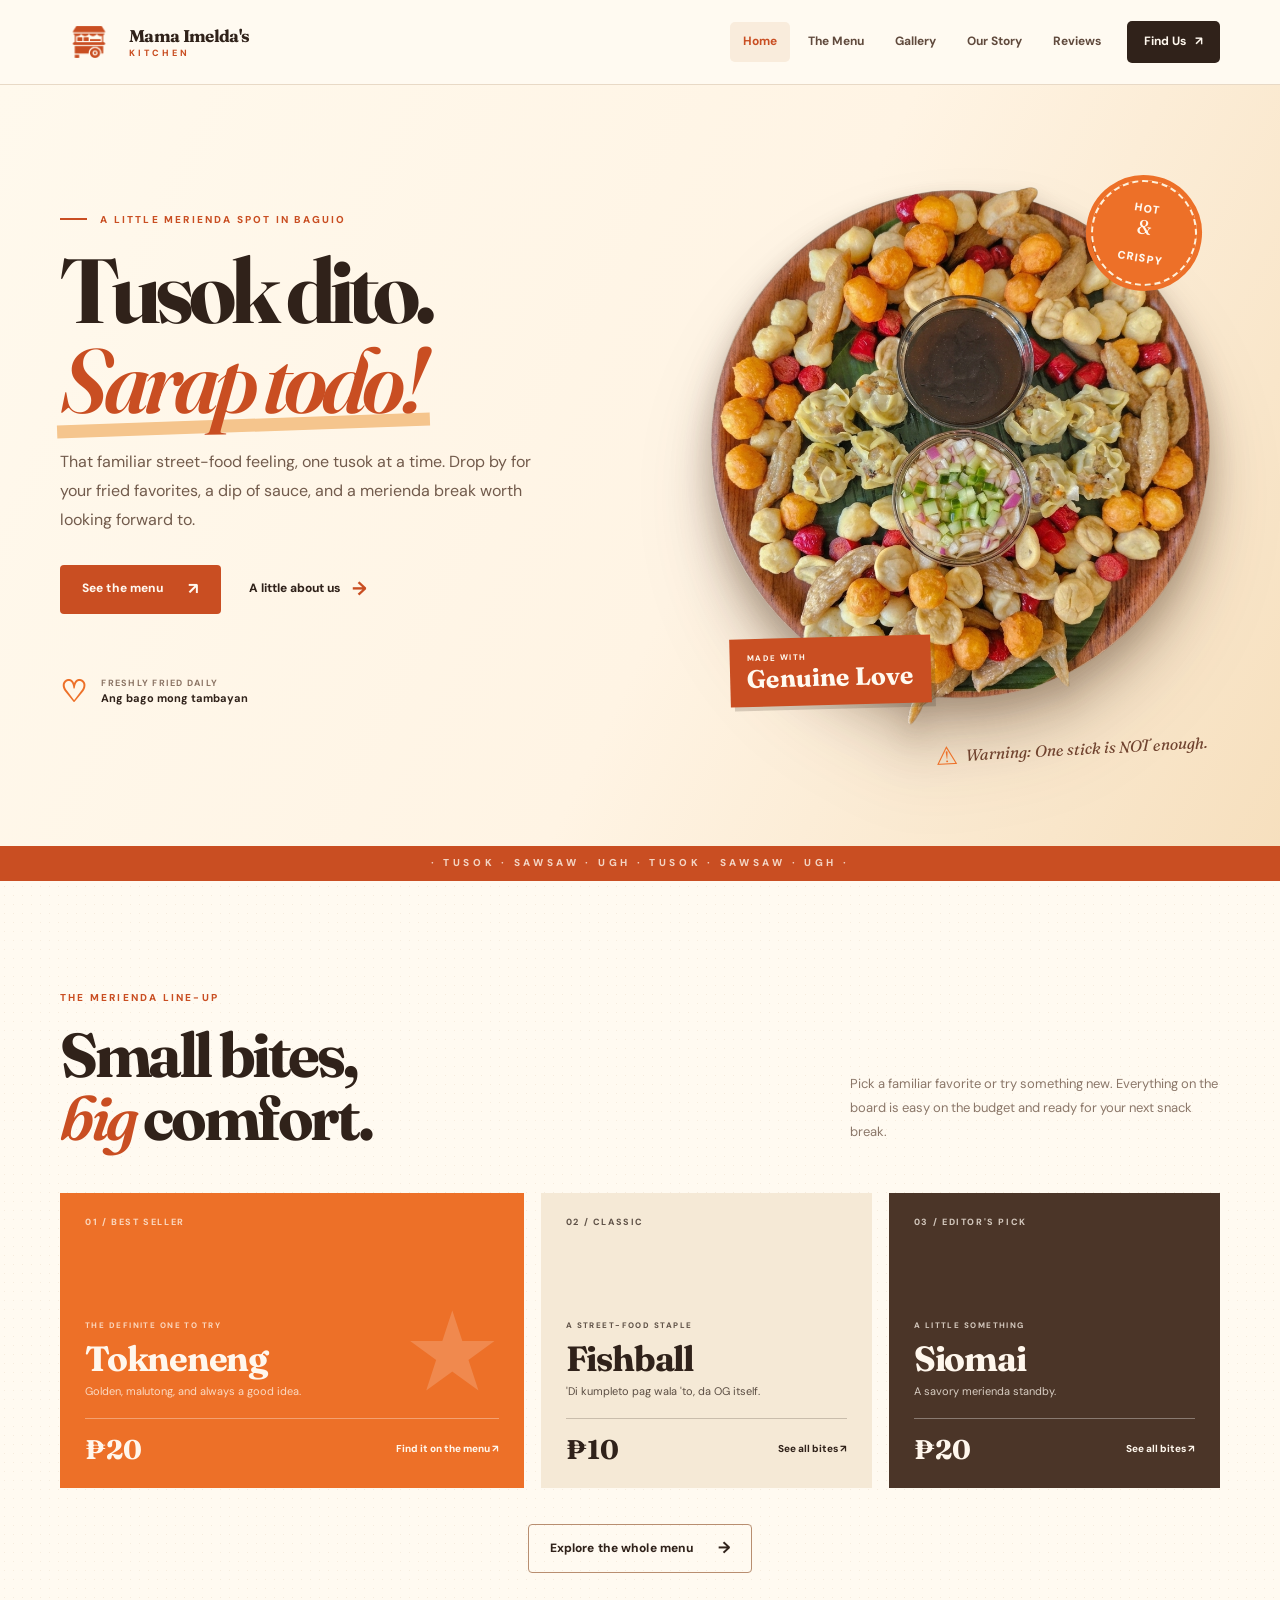
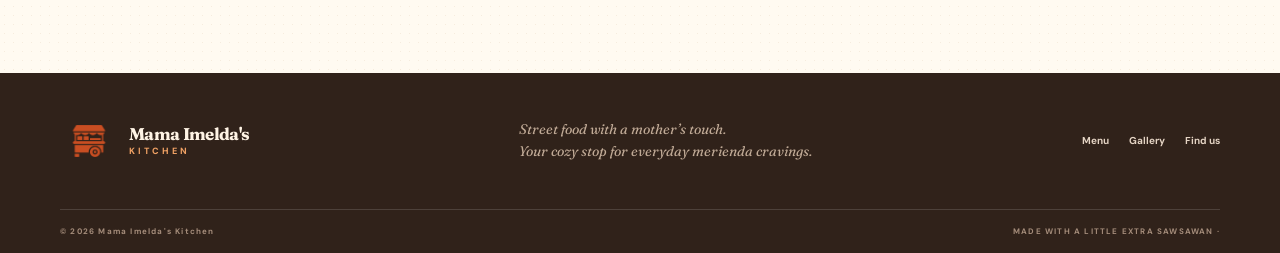
<file: index.html>
<!doctype html>
<html lang="en">
  <head>
    <meta charset="utf-8">
    <meta name="viewport" content="width=device-width, initial-scale=1">
    <meta name="description" content="Mama Imelda's Kitchen serves affordable Filipino merienda favorites in Happy Homes, Old Lucban, Baguio City. Try our best-selling tokneneng.">
    <meta name="theme-color" content="#ef6f27">
    <title>Mama Imelda's Kitchen</title>
    <link rel="icon" type="image/png" href="assets/images/mama-imelda-logo.png">
    <link rel="preconnect" href="https://fonts.googleapis.com">
    <link rel="preconnect" href="https://fonts.gstatic.com" crossorigin>
    <link href="https://fonts.googleapis.com/css2?family=DM+Sans:wght@400;500;600;700;800&family=Fraunces:opsz,wght@9..144,600;9..144,700;9..144,800&display=swap" rel="stylesheet">
    <link rel="stylesheet" href="assets/css/styles.css">
  </head>
  <body data-page="home">
    <header class="site-header">
      <div class="container header-inner">
        <a class="brand" href="index.html" aria-label="Mama Imelda's Kitchen home">
          <img
            class="brand-logo"
            src="assets/images/mama-imelda-logo.png"
            alt="Mama Imelda's Kitchen food cart logo"
          >
          <span class="brand-wordmark">
            Mama Imelda's <small>KITCHEN</small>
          </span>
        </a>

        <button class="nav-toggle" type="button" aria-label="Open navigation" aria-expanded="false" aria-controls="primary-nav">
          <span></span>
          <span></span>
          <span></span>
        </button>

        <nav class="primary-nav" id="primary-nav" aria-label="Main navigation">
          <a class="active" href="index.html" aria-current="page">Home</a>
          <a href="menu.html">The Menu</a>
          <a href="gallery.html">Gallery</a>
          <a href="about.html">Our Story</a>
          <a href="reviews.html">Reviews</a>
          <a class="nav-contact" href="contact.html">Find Us <span>↗</span></a>
        </nav>
      </div>
    </header>

    <main id="main">
      <section class="home-hero section-pad">
        <div class="container hero-grid">
          <div class="hero-copy">
            <p class="eyebrow">
              <span class="eyebrow-line"></span>
              A LITTLE MERIENDA SPOT IN BAGUIO
            </p>
            <h1>Tusok dito.<br><em>Sarap todo!</em></h1>
            <p class="hero-intro">
              That familiar street-food feeling, one tusok at a time.
              Drop by for your fried favorites, a dip of sauce, and a
              merienda break worth looking forward to.
            </p>
            <div class="hero-actions">
              <a class="button button-primary" href="menu.html">
                See the menu <span>↗</span>
              </a>
              <a class="text-link" href="about.html">
                A little about us <span>→</span>
              </a>
            </div>

            <div class="hero-footnote">
              <span class="mini-heart">♡</span>
              <span>
                FRESHLY FRIED DAILY
                <br>
                <strong>Ang bago mong tambayan</strong>
              </span>
            </div>
          </div>

          <div class="hero-art-wrap">
            <div class="hero-art-sticker">
              HOT<br><span>&</span><br>CRISPY
            </div>

            <figure class="photo-frame hero-photo">
              <img
                src="assets/images/streetfood-bowl.png"
                alt="A generous platter of Filipino street food including golden tokneneng, fishballs, chickenballs, kikiam, and dipping sauces."
              >

              <figcaption>
                <span>MADE WITH</span>
                <strong>Genuine Love</strong>
              </figcaption>
            </figure>

            <div class="hero-caption">
              <span class="caption-doodle">⚠</span>
              Warning: One stick is NOT enough.
            </div>
          </div>
        </div>

        <div class="hero-bottom-mark" aria-hidden="true">
          · TUSOK · SAWSAW · UGH · TUSOK · SAWSAW · UGH ·
        </div>
      </section>

      <section class="quick-menu section-pad">
        <div class="container">
          <div class="section-heading split-heading">
            <div>
              <p class="eyebrow">THE MERIENDA LINE-UP</p>
              <h2>Small bites,<br><em>big</em> comfort.</h2>
            </div>

            <p>
              Pick a familiar favorite or try something new.
              Everything on the board is easy on the budget and
              ready for your next snack break.
            </p>
          </div>

          <div class="featured-menu-grid">
            <article class="featured-item featured-item-main">
              <div class="featured-number">01 / BEST SELLER</div>

              <div class="featured-item-content">
                <span class="item-kicker">THE DEFINITE ONE TO TRY</span>
                <h3>Tokneneng</h3>
                <p>Golden, malutong, and always a good idea.</p>

                <div class="featured-bottom">
                  <strong>₱20</strong>
                  <a href="menu.html" aria-label="See tokneneng on the menu">
                    Find it on the menu ↗
                  </a>
                </div>
              </div>

              <span class="item-spark" aria-hidden="true">★</span>
            </article>

            <article class="featured-item featured-item-light">
              <div class="featured-number">02 / CLASSIC</div>

              <div class="featured-item-content">
                <span class="item-kicker">A STREET-FOOD STAPLE</span>
                <h3>Fishball</h3>
                <p>'Di kumpleto pag wala 'to, da OG itself.</p>

                <div class="featured-bottom">
                  <strong>₱10</strong>
                  <a href="menu.html">See all bites ↗</a>
                </div>
              </div>
            </article>

            <article class="featured-item featured-item-dark">
              <div class="featured-number">03 / EDITOR'S PICK</div>

              <div class="featured-item-content">
                <span class="item-kicker">A LITTLE SOMETHING</span>
                <h3>Siomai</h3>
                <p>A savory merienda standby.</p>

                <div class="featured-bottom">
                  <strong>₱20</strong>
                  <a href="menu.html">See all bites ↗</a>
                </div>
              </div>
            </article>
          </div>

          <div class="center-cta">
            <a class="button button-outline" href="menu.html">
              Explore the whole menu <span>→</span>
            </a>
          </div>
        </div>
      </section>
    </main>

    <!-- Footer -->
    <footer class="site-footer">
      <div class="container footer-main">
        <a class="brand brand-footer" href="index.html">
          <img
            class="brand-logo"
            src="assets/images/mama-imelda-logo.png"
            alt="Mama Imelda's Kitchen food cart logo"
          >
          <span class="brand-wordmark">
            Mama Imelda's <small>KITCHEN</small>
          </span>
        </a>

        <p>
          Street food with a mother’s touch.<br>
          Your cozy stop for everyday merienda cravings.
        </p>

        <div class="footer-links">
          <a href="menu.html">Menu</a>
          <a href="gallery.html">Gallery</a>
          <a href="contact.html">Find us</a>
        </div>
      </div>

      <div class="container footer-bottom">
        <span>© <span class="current-year">2026</span> Mama Imelda's Kitchen</span>
        <span>MADE WITH A LITTLE EXTRA SAWSAWAN ·</span>
      </div>
    </footer>

    <script src="assets/js/main.js" defer></script>
  </body>
</html>
</file>
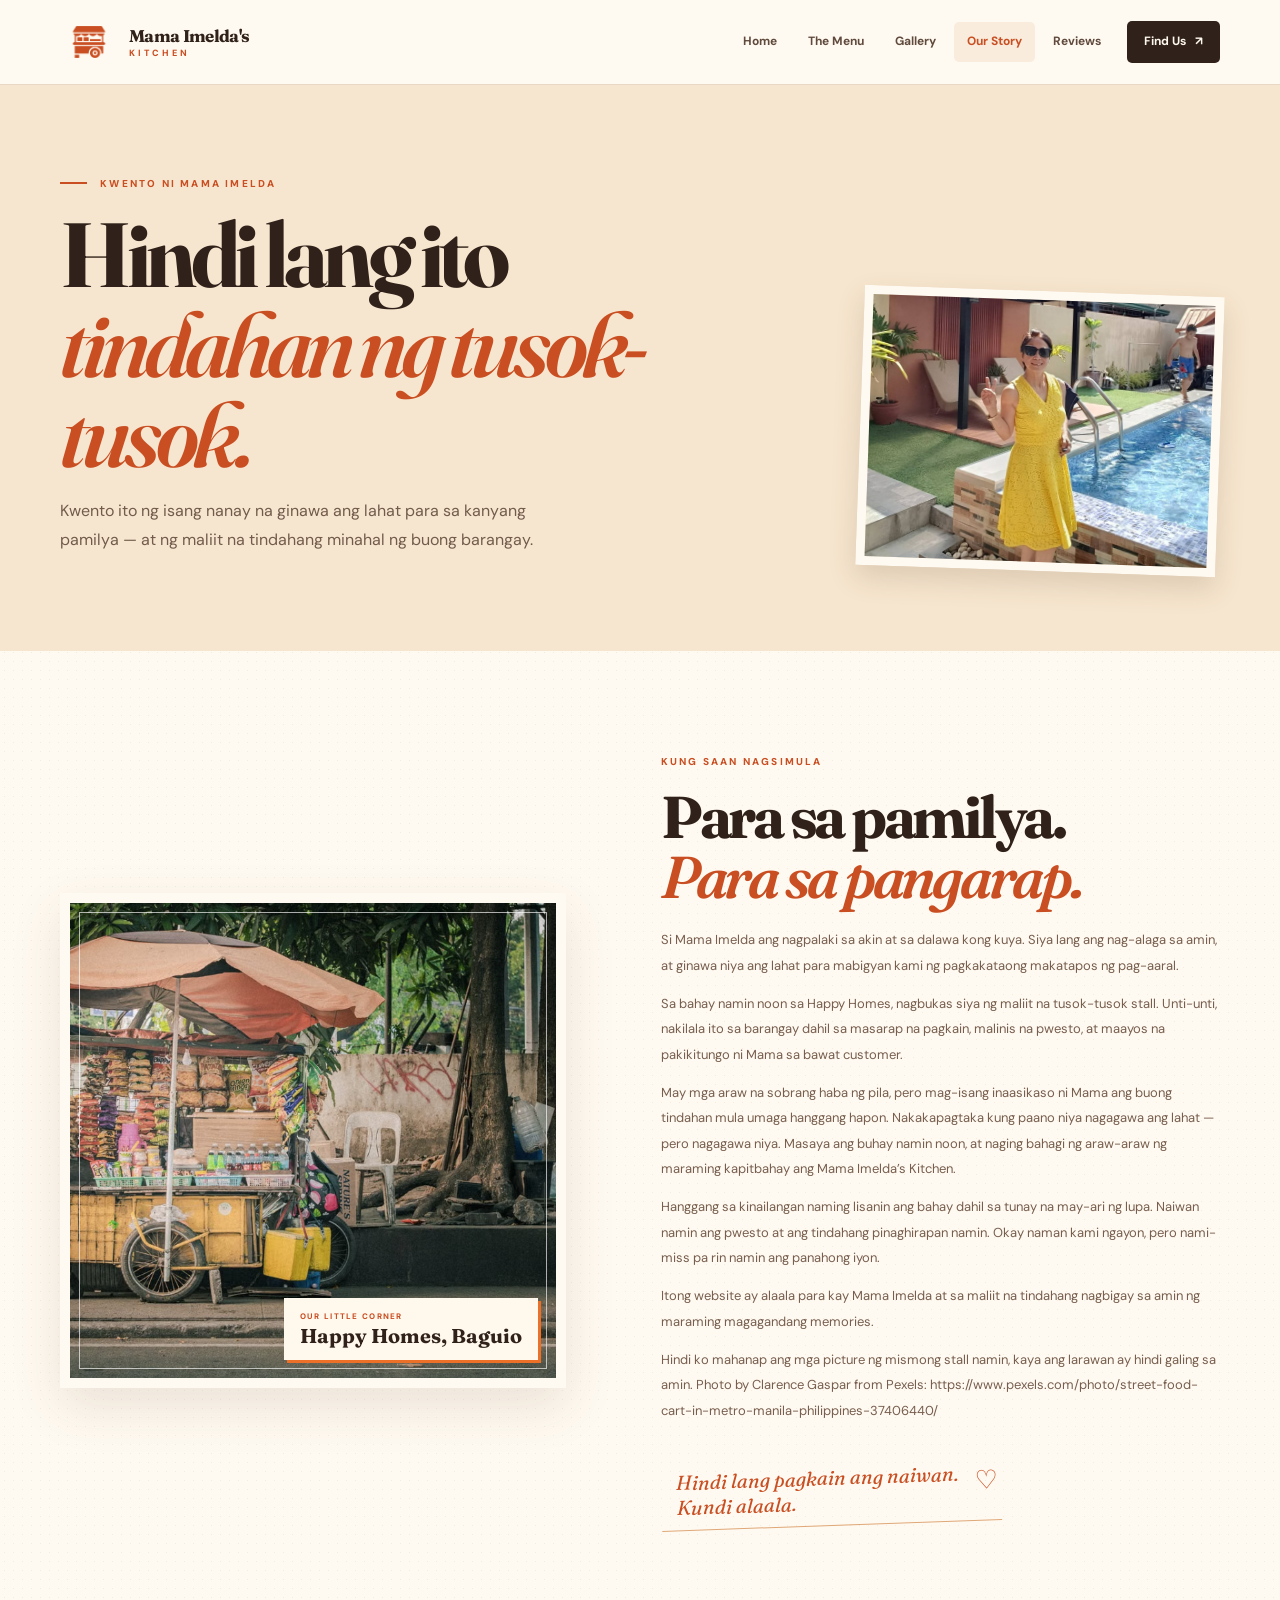
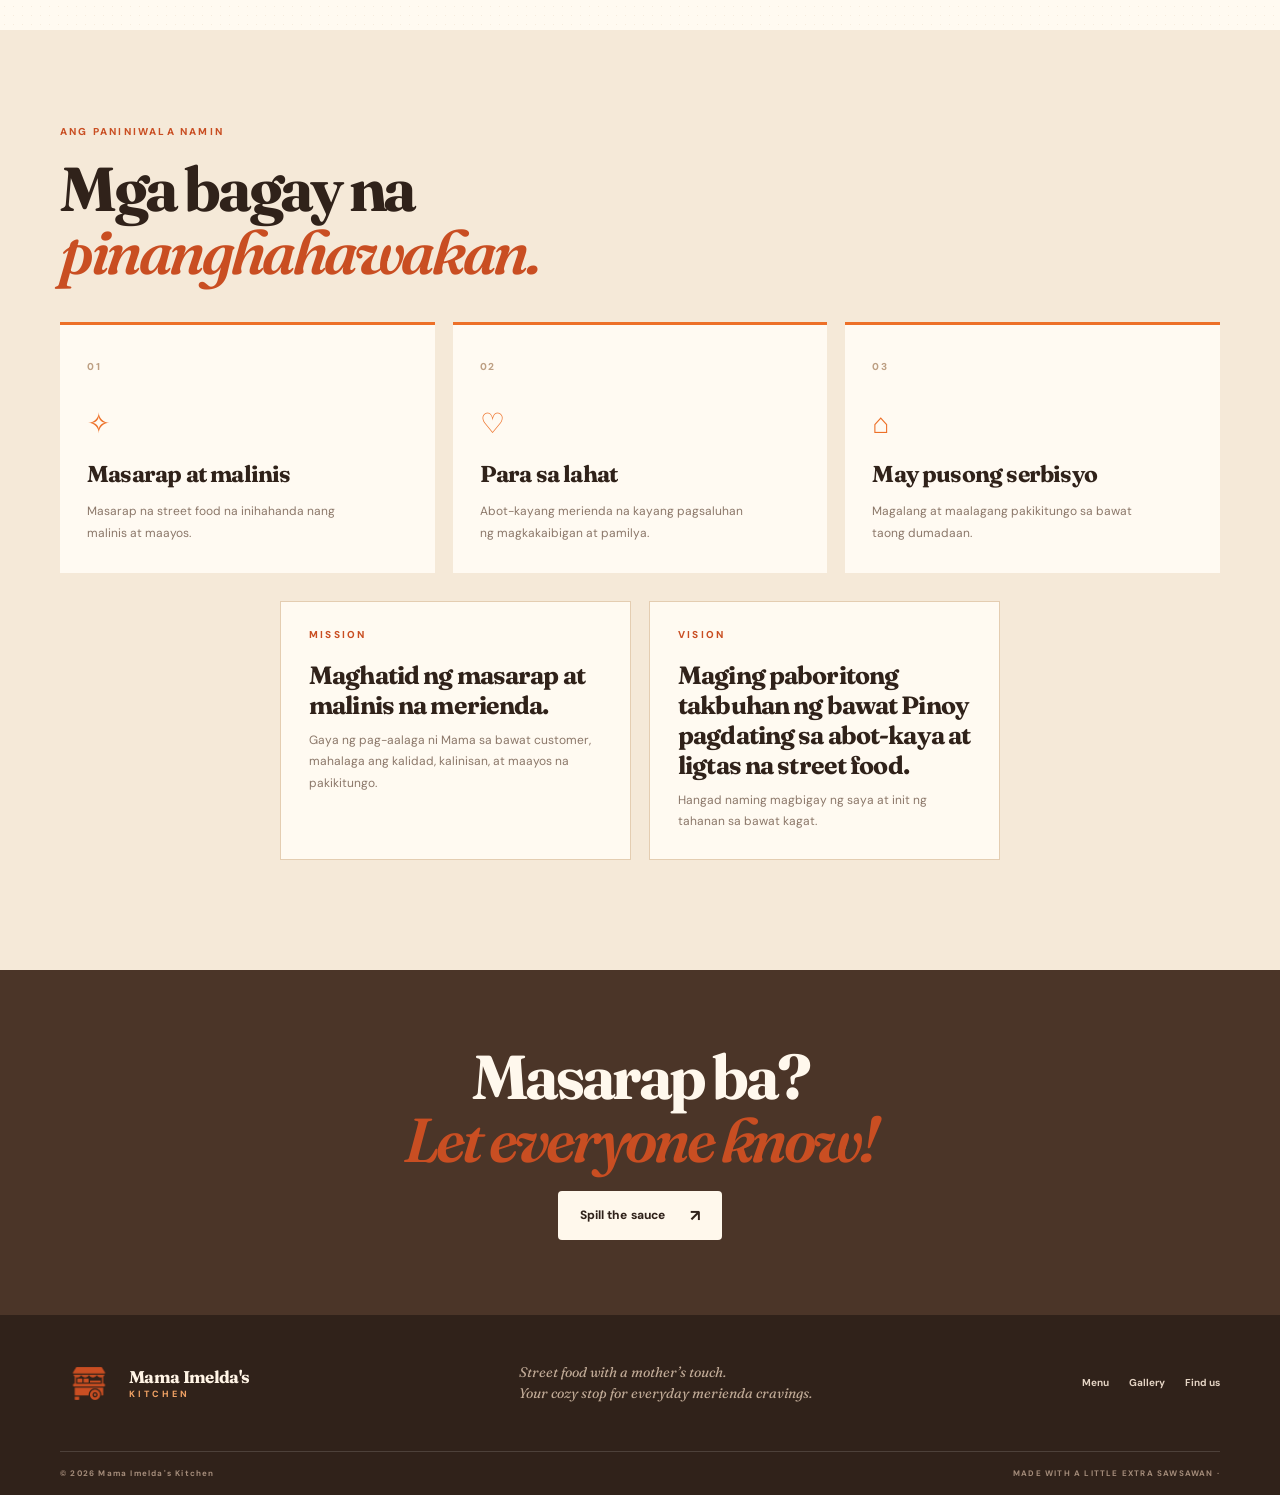
<file: about.html>
<!doctype html>
<html lang="en">
  <head>
    <meta charset="utf-8">
    <meta name="viewport" content="width=device-width, initial-scale=1">
    <meta name="description" content="Browse the Mama Imelda's Kitchen menu: fishball, kikiam, squidball, chickenball, tokneneng, and siomai.">
    <meta name="theme-color" content="#ef6f27">
    <title>Our Story | Mama Imelda's Kitchen</title>
    <link rel="icon" type="image/png" href="assets/images/mama-imelda-logo.png">
    <link rel="preconnect" href="https://fonts.googleapis.com">
    <link rel="preconnect" href="https://fonts.gstatic.com" crossorigin>
    <link href="https://fonts.googleapis.com/css2?family=DM+Sans:wght@400;500;600;700;800&family=Fraunces:opsz,wght@9..144,600;9..144,700;9..144,800&display=swap" rel="stylesheet">
    <link rel="stylesheet" href="assets/css/styles.css">
  </head>

  <body data-page="about">
    <header class="site-header">
      <div class="container header-inner">

        <a class="brand" href="index.html" aria-label="Mama Imelda's Kitchen home">
          <img
            class="brand-logo"
            src="assets/images/mama-imelda-logo.png"
            alt="Mama Imelda's Kitchen food cart logo"
          >
          <span class="brand-wordmark">
            Mama Imelda's <small>KITCHEN</small>
          </span>
        </a>

        <button class="nav-toggle" type="button" aria-label="Open navigation" aria-expanded="false" aria-controls="primary-nav">
          <span></span>
          <span></span>
          <span></span>
        </button>

        <nav class="primary-nav" id="primary-nav" aria-label="Main navigation">
          <a href="index.html">Home</a>
          <a href="menu.html">The Menu</a>
          <a href="gallery.html">Gallery</a>
          <a class="active" href="about.html" aria-current="page">Our Story</a>
          <a href="reviews.html">Reviews</a>
          <a class="nav-contact" href="contact.html">Find Us <span>↗</span></a>
        </nav>

      </div>
    </header>

    <main id="main">
      <section class="page-hero section-pad">
        <div class="container page-hero-inner">
          <div>
            <p class="eyebrow">
              <span class="eyebrow-line"></span>
              KWENTO NI MAMA IMELDA
            </p>
            <h1>Hindi lang ito<br><em>tindahan ng tusok-tusok.</em></h1>
            <p class="page-intro">Kwento ito ng isang nanay na ginawa ang lahat para sa kanyang pamilya — at ng maliit na tindahang minahal ng buong barangay.</p>
          </div>
          <div class="page-hero-photo">
            <img src="assets/images/mamaimelda.PNG" alt="Picture of Mama Imelda.">
          </div>
        </div>
      </section>

      <section class="story-section section-pad">
        <div class="container story-grid">
          <figure class="photo-frame story-photo">
            <img src="assets/images/about.PNG" alt="A picture of a stall. Not our stall.">
            <figcaption>
              <span>OUR LITTLE CORNER</span>
              <strong>Happy Homes, Baguio</strong>
            </figcaption>
          </figure>
          <div class="story-copy">
            <p class="eyebrow">KUNG SAAN NAGSIMULA</p>
            <h2>Para sa pamilya.<br><em>Para sa pangarap.</em></h2>
            <p>Si Mama Imelda ang nagpalaki sa akin at sa dalawa kong kuya. Siya lang ang nag-alaga sa amin, at ginawa niya ang lahat para mabigyan kami ng pagkakataong makatapos ng pag-aaral.</p>
            <p>Sa bahay namin noon sa Happy Homes, nagbukas siya ng maliit na tusok-tusok stall. Unti-unti, nakilala ito sa barangay dahil sa masarap na pagkain, malinis na pwesto, at maayos na pakikitungo ni Mama sa bawat customer.</p>
            <p>May mga araw na sobrang haba ng pila, pero mag-isang inaasikaso ni Mama ang buong tindahan mula umaga hanggang hapon. Nakakapagtaka kung paano niya nagagawa ang lahat — pero nagagawa niya. Masaya ang buhay namin noon, at naging bahagi ng araw-araw ng maraming kapitbahay ang Mama Imelda’s Kitchen.</p>
            <p>Hanggang sa kinailangan naming lisanin ang bahay dahil sa tunay na may-ari ng lupa. Naiwan namin ang pwesto at ang tindahang pinaghirapan namin. Okay naman kami ngayon, pero nami-miss pa rin namin ang panahong iyon.</p>
            <p>Itong website ay alaala para kay Mama Imelda at sa maliit na tindahang nagbigay sa amin ng maraming magagandang memories.
            <p>Hindi ko mahanap ang mga picture ng mismong stall namin, kaya ang larawan ay hindi galing sa amin. Photo by Clarence Gaspar from Pexels: https://www.pexels.com/photo/street-food-cart-in-metro-manila-philippines-37406440/</p>
            <div class="handwritten-note">
              Hindi lang pagkain ang naiwan.<br>
              Kundi alaala. <span>♡</span>
            </div>
          </div>
        </div>
      </section>

      <section class="values-section section-pad">
        <div class="container">
          <div class="section-heading">
            <p class="eyebrow">ANG PANINIWALA NAMIN</p>
            <h2>Mga bagay na<br><em>pinanghahawakan.</em></h2>
          </div>
          <div class="values-grid">
            <article class="value-card">
              <span class="value-index">01</span>
              <span class="value-icon">✧</span>
              <h3>Masarap at malinis</h3>
              <p>Masarap na street food na inihahanda nang malinis at maayos.</p>
            </article>
            <article class="value-card">
              <span class="value-index">02</span>
              <span class="value-icon">♡</span>
              <h3>Para sa lahat</h3>
              <p>Abot-kayang merienda na kayang pagsaluhan ng magkakaibigan at pamilya.</p>
            </article>
            <article class="value-card">
              <span class="value-index">03</span>
              <span class="value-icon">⌂</span>
              <h3>May pusong serbisyo</h3>
              <p>Magalang at maalagang pakikitungo sa bawat taong dumadaan.</p>
            </article>
          </div>
        </div>
        <div class="mission-vision-grid">
          <article>
            <p class="eyebrow">MISSION</p>
            <h3>Maghatid ng masarap at malinis na merienda.</h3>
            <p>Gaya ng pag-aalaga ni Mama sa bawat customer, mahalaga ang kalidad, kalinisan, at maayos na pakikitungo.</p>
          </article>
          <article>
            <p class="eyebrow">VISION</p>
            <h3>Maging paboritong takbuhan ng bawat Pinoy pagdating sa abot-kaya at ligtas na street food.</h3>
            <p> Hangad naming magbigay ng saya at init ng tahanan sa bawat kagat.</p>
          </article>
        </div>
      </section>

      <section class="quote-band">
        <div class="container quote-band-inner">
          <h2>Masarap ba?<br><em>Let everyone know!</em></h2>
          <a class="button button-cream" href="reviews.html">Spill the sauce <span>↗</span></a>
        </div>
      </section>
    </main>

    <!-- Footer -->
    <footer class="site-footer">

      <div class="container footer-main">

        <a class="brand brand-footer" href="index.html">
          <img
            class="brand-logo"
            src="assets/images/mama-imelda-logo.png"
            alt="Mama Imelda's Kitchen food cart logo"
          >
          <span class="brand-wordmark">
            Mama Imelda's <small>KITCHEN</small>
          </span>
        </a>

        <p>
          Street food with a mother’s touch.<br>
          Your cozy stop for everyday merienda cravings.
        </p>

        <div class="footer-links">
          <a href="menu.html">Menu</a>
          <a href="gallery.html">Gallery</a>
          <a href="contact.html">Find us</a>
        </div>
      </div>

      <div class="container footer-bottom">
        <span>© <span class="current-year">2026</span> Mama Imelda's Kitchen</span>
        <span>MADE WITH A LITTLE EXTRA SAWSAWAN ·</span>
      </div>
    </footer>

    <script src="assets/js/main.js" defer></script>
  </body>
</html>
</file>
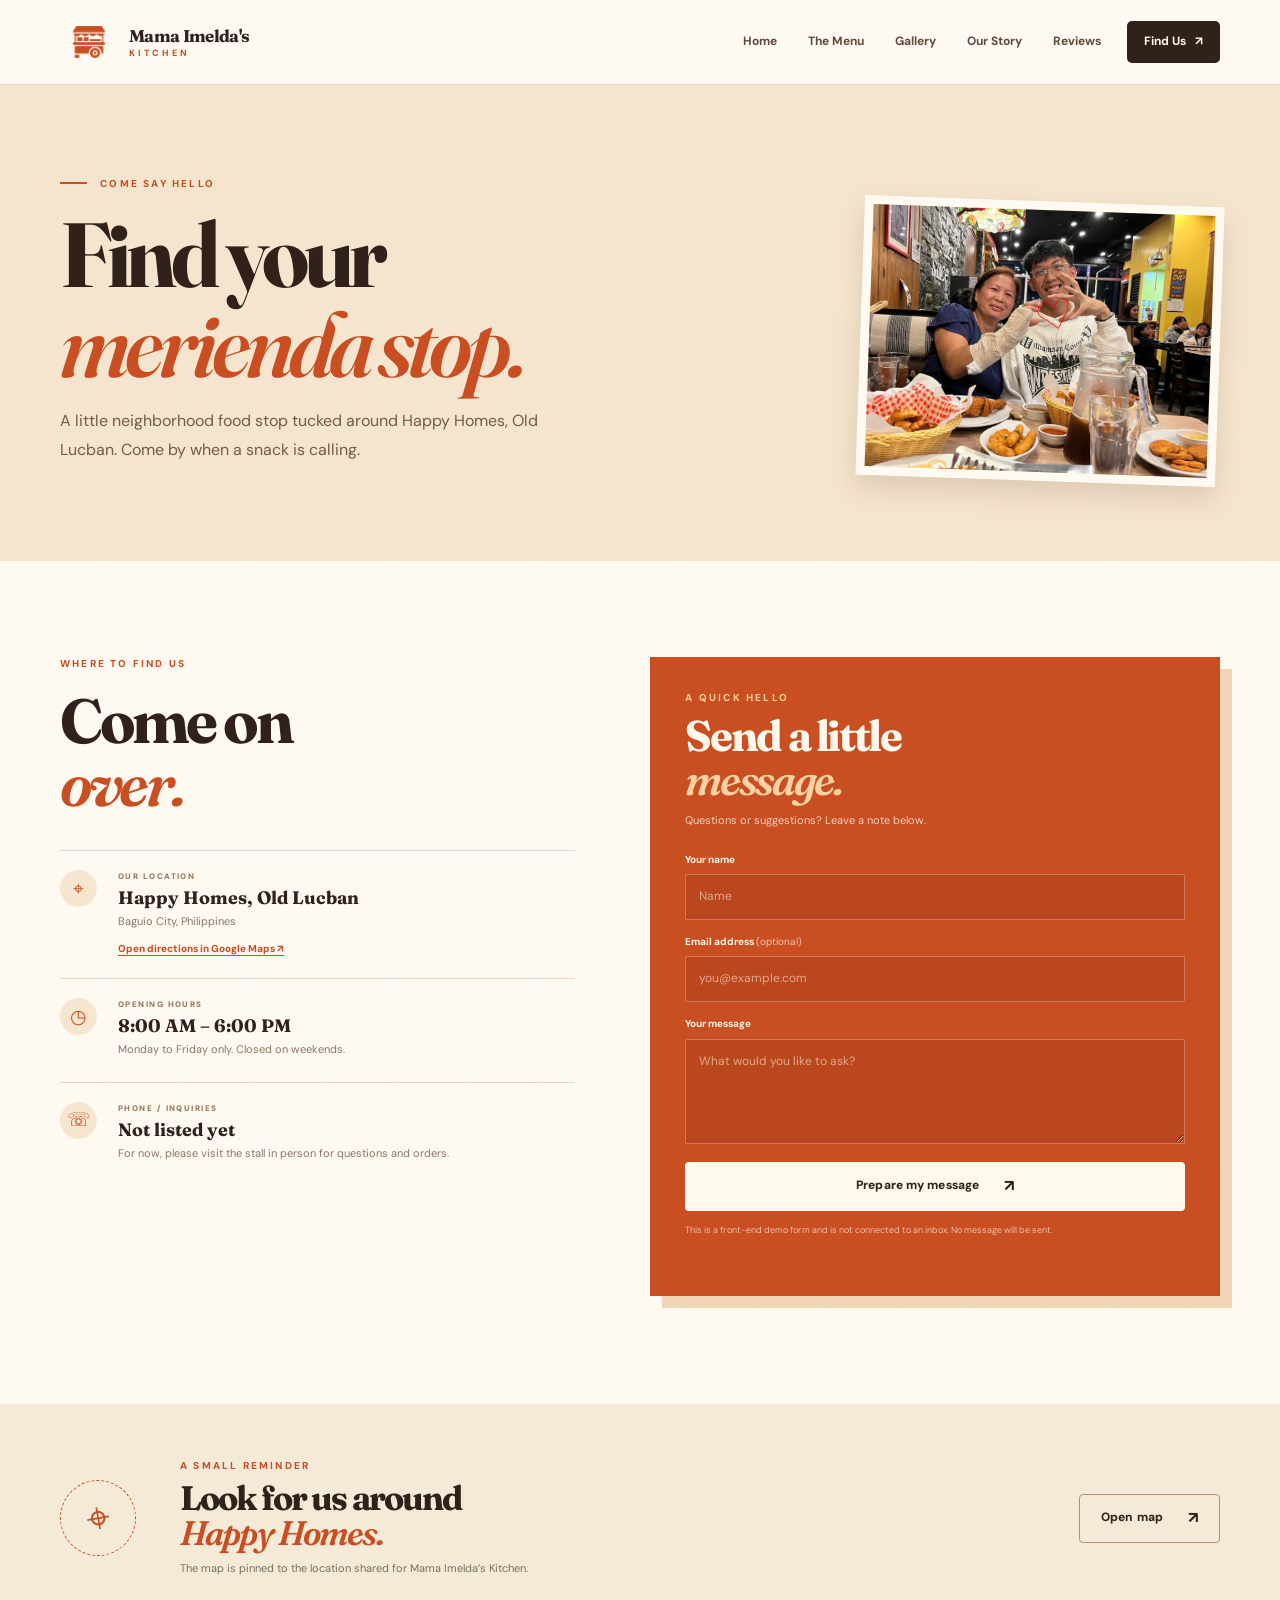
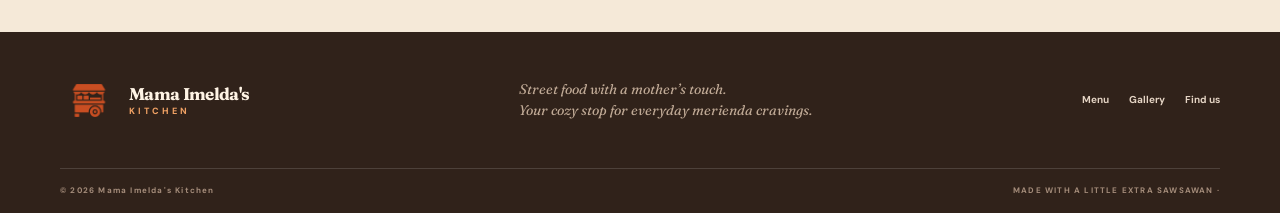
<file: contact.html>
<!doctype html>
<html lang="en">
  <head>
    <meta charset="utf-8">
    <meta name="viewport" content="width=device-width, initial-scale=1">
    <meta name="description" content="Browse the Mama Imelda's Kitchen menu: fishball, kikiam, squidball, chickenball, tokneneng, and siomai.">
    <meta name="theme-color" content="#ef6f27">
    <title>Find Us | Mama Imelda's Kitchen</title>
    <link rel="icon" type="image/png" href="assets/images/mama-imelda-logo.png">
    <link rel="preconnect" href="https://fonts.googleapis.com">
    <link rel="preconnect" href="https://fonts.gstatic.com" crossorigin>
    <link href="https://fonts.googleapis.com/css2?family=DM+Sans:wght@400;500;600;700;800&family=Fraunces:opsz,wght@9..144,600;9..144,700;9..144,800&display=swap" rel="stylesheet">
    <link rel="stylesheet" href="assets/css/styles.css">
  </head>

  <body data-page="contact">
    <header class="site-header">
      <div class="container header-inner">
        <a class="brand" href="index.html" aria-label="Mama Imelda's Kitchen home">
          <img
            class="brand-logo"
            src="assets/images/mama-imelda-logo.png"
            alt="Mama Imelda's Kitchen food cart logo"
          >
          <span class="brand-wordmark">
            Mama Imelda's <small>KITCHEN</small>
          </span>
        </a>

        <button class="nav-toggle" type="button" aria-label="Open navigation" aria-expanded="false" aria-controls="primary-nav">
          <span></span><span></span><span></span>
        </button>

        <nav class="primary-nav" id="primary-nav" aria-label="Main navigation">
          <a href="index.html">Home</a>
          <a href="menu.html">The Menu</a>
          <a href="gallery.html">Gallery</a>
          <a href="about.html">Our Story</a>
          <a href="reviews.html">Reviews</a>
          <a class="nav-contact" href="contact.html" aria-current="page">Find Us <span>↗</span></a>
        </nav>
      </div>
    </header>

    <main id="main">
      <section class="page-hero contact-page-hero section-pad">
        <div class="container page-hero-inner">
          <div>
            <p class="eyebrow">
              <span class="eyebrow-line"></span>
              COME SAY HELLO
            </p>
            <h1>Find your<br><em>merienda stop.</em></h1>
            <p class="page-intro">A little neighborhood food stop tucked around Happy Homes, Old Lucban. Come by when a snack is calling.</p>
          </div>
          <div class="page-hero-photo">
            <img src="assets/images/mamaimelda&jasper.PNG" alt="Mama Imelda and Jasper.">
          </div>
        </div>
      </section>

      <section class="contact-section section-pad">
        <div class="container contact-grid">
          <div class="contact-details">
            <p class="eyebrow">WHERE TO FIND US</p>
            <h2>Come on<br><em>over.</em></h2>

            <div class="contact-detail-card">
              <span class="detail-icon">⌖</span>
              <div>
                <span class="detail-label">OUR LOCATION</span>
                <strong>Happy Homes, Old Lucban</strong>
                <p>Baguio City, Philippines</p>
                <a class="inline-link" href="https://maps.app.goo.gl/fTATyyvbLgJD4YJu5" target="_blank" rel="noopener noreferrer">Open directions in Google Maps ↗</a>
              </div>
            </div>

            <div class="contact-detail-card">
              <span class="detail-icon">◷</span>
              <div>
                <span class="detail-label">OPENING HOURS</span>
                <strong>8:00 AM – 6:00 PM</strong>
                <p>Monday to Friday only. Closed on weekends.</p>
              </div>
            </div>

            <div class="contact-detail-card">
              <span class="detail-icon">☏</span>
              <div>
                <span class="detail-label">PHONE / INQUIRIES</span>
                <strong>Not listed yet</strong>
                <p>For now, please visit the stall in person for questions and orders.</p>
              </div>
            </div>
          </div>

          <div class="contact-form-wrap">
            <div class="contact-form-heading">
              <p class="eyebrow eyebrow-light">A QUICK HELLO</p>
              <h2>Send a little<br><em>message.</em></h2>
              <p>Questions or suggestions? Leave a note below.</p>
            </div>

            <form id="contact-form" class="contact-form" novalidate>
              <label for="contact-name">Your name</label>
              <input id="contact-name" name="name" type="text" placeholder="Name" maxlength="60" required>

              <label for="contact-email">Email address <span>(optional)</span></label>
              <input id="contact-email" name="email" type="email" placeholder="you@example.com">

              <label for="contact-message">Your message</label>
              <textarea id="contact-message" name="message" rows="4" placeholder="What would you like to ask?" maxlength="600" required></textarea>

              <button class="button button-cream button-full" type="submit">Prepare my message <span>↗</span></button>
              <p class="contact-form-help">This is a front-end demo form and is not connected to an inbox. No message will be sent.</p>
              <p class="form-status form-status-light" id="contact-status" role="status" aria-live="polite"></p>
            </form>
          </div>
        </div>
      </section>

      <section class="map-note-section">
        <div class="container map-note-inner">
          <div class="map-pin-art" aria-hidden="true">⌖</div>
          <div>
            <p class="eyebrow">A SMALL REMINDER</p>
            <h2>Look for us around<br><em>Happy Homes.</em></h2>
            <p>The map is pinned to the location shared for Mama Imelda’s Kitchen.</p>
          </div>
          <a class="button button-outline" href="https://maps.app.goo.gl/fTATyyvbLgJD4YJu5" target="_blank" rel="noopener noreferrer">Open map <span>↗</span></a>
        </div>
      </section>
    </main>

    <!-- Footer -->
    <footer class="site-footer">
      <div class="container footer-main">
        <a class="brand brand-footer" href="index.html">
          <img
            class="brand-logo"
            src="assets/images/mama-imelda-logo.png"
            alt="Mama Imelda's Kitchen food cart logo"
          >
          <span class="brand-wordmark">
            Mama Imelda's <small>KITCHEN</small>
          </span>
        </a>

        <p>
          Street food with a mother’s touch.<br>
          Your cozy stop for everyday merienda cravings.
        </p>

        <div class="footer-links">
          <a href="menu.html">Menu</a>
          <a href="gallery.html">Gallery</a>
          <a href="contact.html">Find us</a>
        </div>
      </div>

      <div class="container footer-bottom">
        <span>© <span class="current-year">2026</span> Mama Imelda's Kitchen</span>
        <span>MADE WITH A LITTLE EXTRA SAWSAWAN ·</span>
      </div>
    </footer>

    <script src="assets/js/main.js" defer></script>
  </body>
</html>
</file>
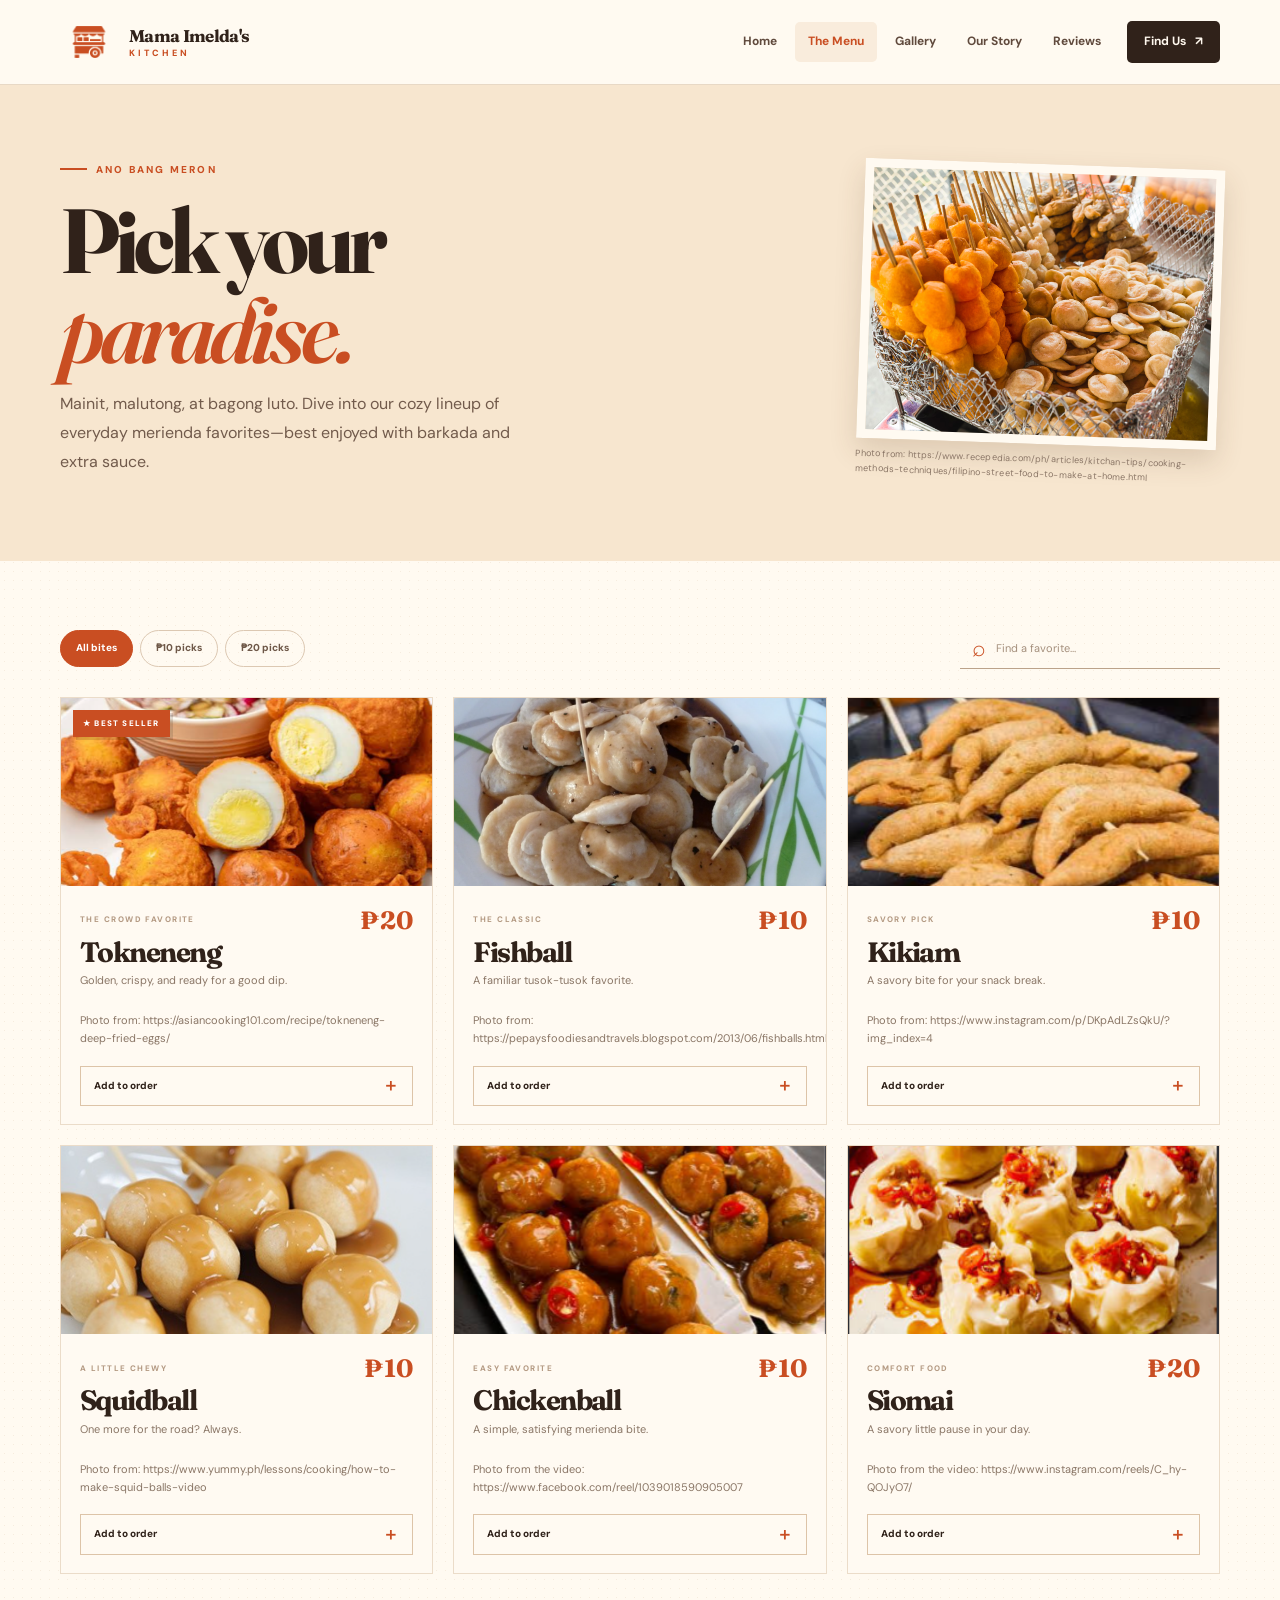
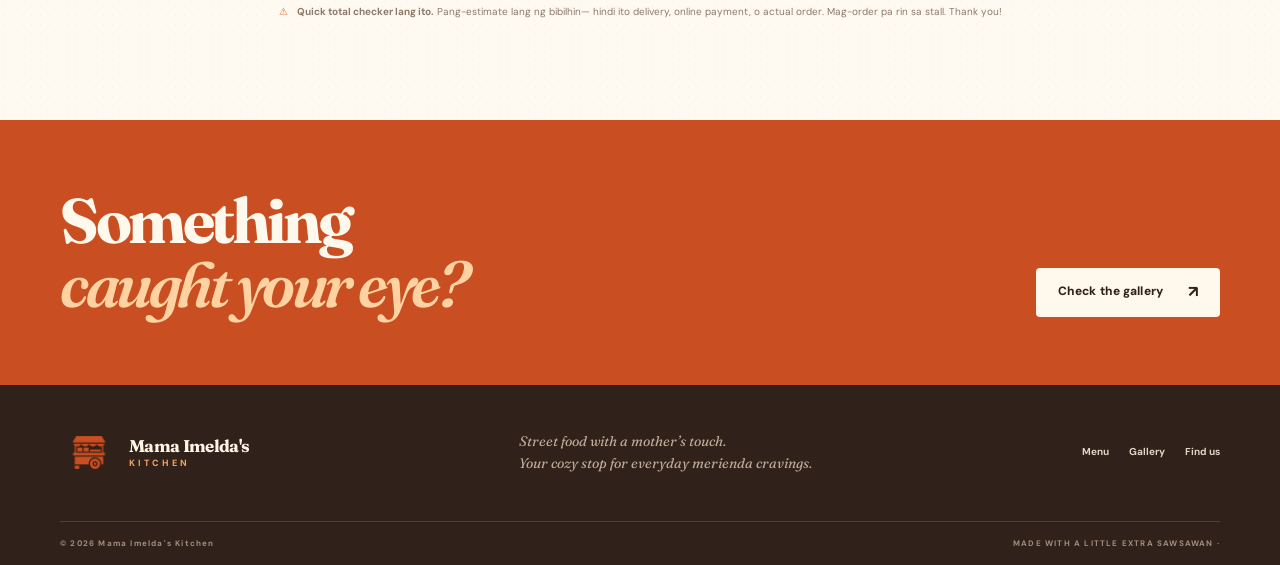
<file: menu.html>
<!doctype html>
<html lang="en">
  <head>
    <meta charset="utf-8">
    <meta name="viewport" content="width=device-width, initial-scale=1">
    <meta name="description" content="Browse the Mama Imelda's Kitchen menu: fishball, kikiam, squidball, chickenball, tokneneng, and siomai.">
    <meta name="theme-color" content="#ef6f27">
    <title>Menu | Mama Imelda's Kitchen</title>
    <link rel="icon" type="image/png" href="assets/images/mama-imelda-logo.png">
    <link rel="preconnect" href="https://fonts.googleapis.com">
    <link rel="preconnect" href="https://fonts.gstatic.com" crossorigin>
    <link href="https://fonts.googleapis.com/css2?family=DM+Sans:wght@400;500;600;700;800&family=Fraunces:opsz,wght@9..144,600;9..144,700;9..144,800&display=swap" rel="stylesheet">
    <link rel="stylesheet" href="assets/css/styles.css">
  </head>

  <body data-page="menu">

    <header class="site-header">
      <div class="container header-inner">

        <a class="brand" href="index.html" aria-label="Mama Imelda's Kitchen home">
          <img
            class="brand-logo"
            src="assets/images/mama-imelda-logo.png"
            alt="Mama Imelda's Kitchen food cart logo"
          >
          <span class="brand-wordmark">
            Mama Imelda's <small>KITCHEN</small>
          </span>
        </a>

        <button class="nav-toggle" type="button" aria-label="Open navigation" aria-expanded="false" aria-controls="primary-nav">
          <span></span>
          <span></span>
          <span></span>
        </button>

        <nav class="primary-nav" id="primary-nav" aria-label="Main navigation">
          <a href="index.html">Home</a>
          <a class="active" href="menu.html" aria-current="page">The Menu</a>
          <a href="gallery.html">Gallery</a>
          <a href="about.html">Our Story</a>
          <a href="reviews.html">Reviews</a>
          <a class="nav-contact" href="contact.html">Find Us <span>↗</span></a>
        </nav>

      </div>
    </header>

    <main id="main">
      <!-- Menu Hero -->
      <section class="menu-hero section-pad">
        <div class="container menu-hero-grid">
          <div>
            <p class="eyebrow"><span class="eyebrow-line"></span>ANO BANG MERON</p>
            <h1>Pick your<br><em>paradise.</em></h1>
            <p class="page-intro">Mainit, malutong, at bagong luto. Dive into our cozy lineup of everyday merienda favorites—best enjoyed with barkada and extra sauce.</p>
          </div>

          <div class="page-hero-photo">
            <img src="assets/images/menu-page-hero.avif" alt="A wide variety of Filipino streetfood.">
            <p class="image-credit">Photo from: https://www.recepedia.com/ph/articles/kitchan-tips/cooking-methods-techniques/filipino-street-food-to-make-at-home.html</p>
          </div>

        </div>
      </section>

      <!-- Menu Items -->
      <section class="menu-section section-pad">
        <div class="container">

          <div class="menu-toolbar">
            <div class="filter-group" role="group" aria-label="Filter menu items">
              <button class="filter-chip active" type="button" data-filter="all" aria-pressed="true">All bites</button>
              <button class="filter-chip" type="button" data-filter="classic" aria-pressed="false">₱10 picks</button>
              <button class="filter-chip" type="button" data-filter="favorites" aria-pressed="false">₱20 picks</button>
            </div>

            <label class="menu-search">
              <span class="sr-only">Search the menu</span>
              <span class="search-icon">⌕</span>
              <input id="menu-search" type="search" placeholder="Find a favorite..." autocomplete="off">
            </label>
          </div>

          <div class="menu-grid" id="menu-grid">

            <!-- Tokneneng -->
            <article class="menu-card menu-card-bestseller" data-category="favorites" data-name="Tokneneng">
              <div class="menu-card-photo">
                <img src="assets/images/tokneneng.PNG" alt="Picture of tokneneng.">
                <span class="bestseller-tag">★ BEST SELLER</span>
              </div>

              <div class="menu-card-body">
                <div class="menu-card-top">
                  <span class="item-kicker">THE CROWD FAVORITE</span>
                  <span class="menu-price">₱20</span>
                </div>
                <h2>Tokneneng</h2>
                <p>Golden, crispy, and ready for a good dip.</p>
                <p>Photo from: https://asiancooking101.com/recipe/tokneneng-deep-fried-eggs/</p>
                <button class="add-button" type="button" data-add-item data-name="Tokneneng" data-price="20">Add to order <span>＋</span></button>
              </div>
            </article>

            <!-- Fishball -->
            <article class="menu-card" data-category="classic" data-name="Fishball">
              <div class="menu-card-photo">
                <img src="assets/images/fishball.PNG" alt="Picture of fishballs.">
              </div>

              <div class="menu-card-body">
                <div class="menu-card-top">
                  <span class="item-kicker">THE CLASSIC</span>
                  <span class="menu-price">₱10</span>
                </div>
                <h2>Fishball</h2>
                <p>A familiar tusok-tusok favorite.</p>
                <p>Photo from: https://pepaysfoodiesandtravels.blogspot.com/2013/06/fishballs.html</p>
                <button class="add-button" type="button" data-add-item data-name="Fishball" data-price="10">Add to order <span>＋</span></button>
              </div>
            </article>

            <!-- Kikiam -->
            <article class="menu-card" data-category="classic" data-name="Kikiam">
              <div class="menu-card-photo">
                <img src="assets/images/kikiam.PNG" alt="Picture of kikiam.">
              </div>

              <div class="menu-card-body">
                <div class="menu-card-top">
                  <span class="item-kicker">SAVORY PICK</span>
                  <span class="menu-price">₱10</span>
                </div>
                <h2>Kikiam</h2>
                <p>A savory bite for your snack break.</p>
                <p>Photo from: https://www.instagram.com/p/DKpAdLZsQkU/?img_index=4</p>
                <button class="add-button" type="button" data-add-item data-name="Kikiam" data-price="10">Add to order <span>＋</span></button>
              </div>
            </article>

            <!-- Squidball -->
            <article class="menu-card" data-category="classic" data-name="Squidball">
              <div class="menu-card-photo">
                <img src="assets/images/squidball.PNG" alt="Picture of squidballs.">
              </div>

              <div class="menu-card-body">
                <div class="menu-card-top">
                  <span class="item-kicker">A LITTLE CHEWY</span>
                  <span class="menu-price">₱10</span>
                </div>
                <h2>Squidball</h2>
                <p>One more for the road? Always.</p>
                <p>Photo from: https://www.yummy.ph/lessons/cooking/how-to-make-squid-balls-video</p>
                <button class="add-button" type="button" data-add-item data-name="Squidball" data-price="10">Add to order <span>＋</span></button>
              </div>
            </article>

            <!-- Chickenball -->
            <article class="menu-card" data-category="classic" data-name="Chickenball">
              <div class="menu-card-photo">
                <img src="assets/images/chickenball.PNG" alt="Picture of chickenballs.">
              </div>

              <div class="menu-card-body">
                <div class="menu-card-top">
                  <span class="item-kicker">EASY FAVORITE</span>
                  <span class="menu-price">₱10</span>
                </div>
                <h2>Chickenball</h2>
                <p>A simple, satisfying merienda bite.</p>
                <p>Photo from the video: https://www.facebook.com/reel/1039018590905007</p>
                <button class="add-button" type="button" data-add-item data-name="Chickenball" data-price="10">Add to order <span>＋</span></button>
              </div>
            </article>

            <!-- Siomai -->
            <article class="menu-card" data-category="favorites" data-name="Siomai">
              <div class="menu-card-photo">
                <img src="assets/images/siomai.PNG" alt="Picture of siomai.">
              </div>

              <div class="menu-card-body">
                <div class="menu-card-top">
                  <span class="item-kicker">COMFORT FOOD</span>
                  <span class="menu-price">₱20</span>
                </div>
                <h2>Siomai</h2>
                <p>A savory little pause in your day.</p>
                <p>Photo from the video: https://www.instagram.com/reels/C_hy-QOJyO7/</p>
                <button class="add-button" type="button" data-add-item data-name="Siomai" data-price="20">Add to order <span>＋</span></button>
              </div>
            </article>

          </div>

          <p class="no-results" id="no-results" hidden>No bites found. Try another search.</p>

          <p class="menu-note">
            <span>⚠</span>
            <strong>Quick total checker lang ito.</strong> Pang-estimate lang ng bibilhin— hindi ito delivery, online payment, o actual order. Mag-order pa rin sa stall. Thank you!
          </p>

        </div>
      </section>

      <!-- Bottom Banner -->
      <section class="menu-bottom-band">
        <div class="container menu-bottom-inner">
          <h2>Something<br><em>caught your eye?</em></h2>
          <a class="button button-cream" href="gallery.html">Check the gallery <span>↗</span></a>
        </div>
      </section>

    </main>

    <!-- Order Notification -->
    <div class="order-nudge" id="order-nudge" hidden>
      <div>
        <span class="order-nudge-count" id="order-count">0</span>
        <span>in your order</span>
      </div>

      <strong id="order-total">₱0</strong>

      <button type="button" class="button button-dark button-small" data-open-order>
        View order <span>↗</span>
      </button>
    </div>

    <!-- Order Summary Drawer -->
    <div class="order-drawer" id="order-drawer" aria-hidden="true">
      <button class="drawer-scrim" type="button" aria-label="Close order summary" data-close-order></button>

      <section class="drawer-panel" role="dialog" aria-modal="true" aria-labelledby="drawer-title">
        <div class="drawer-head">
          <div>
            <p class="eyebrow">YOUR MERIENDA LIST</p>
            <h2 id="drawer-title">Your order.</h2>
          </div>

          <button class="drawer-close" type="button" aria-label="Close order summary" data-close-order>×</button>
        </div>

        <div class="drawer-items" id="drawer-items">
          <p class="drawer-empty">Your list is looking a little hungry. Add a bite from the menu.</p>
        </div>

        <div class="drawer-total">
          <span>Estimated total</span>
          <strong id="drawer-total">₱0</strong>
        </div>

        <p class="drawer-disclaimer">
          This is a menu helper only. It does not place an order or send payment. Confirm your choices at the stall.
        </p>

        <button class="button button-primary button-full" type="button" data-close-order>
          Back to the menu <span>→</span>
        </button>
      </section>
    </div>

    <!-- Footer -->
    <footer class="site-footer">

      <div class="container footer-main">

        <a class="brand brand-footer" href="index.html">
          <img
            class="brand-logo"
            src="assets/images/mama-imelda-logo.png"
            alt="Mama Imelda's Kitchen food cart logo"
          >
          <span class="brand-wordmark">
            Mama Imelda's <small>KITCHEN</small>
          </span>
        </a>

        <p>
          Street food with a mother’s touch.<br>
          Your cozy stop for everyday merienda cravings.
        </p>

        <div class="footer-links">
          <a href="menu.html">Menu</a>
          <a href="gallery.html">Gallery</a>
          <a href="contact.html">Find us</a>
        </div>
      </div>

      <div class="container footer-bottom">
        <span>© <span class="current-year">2026</span> Mama Imelda's Kitchen</span>
        <span>MADE WITH A LITTLE EXTRA SAWSAWAN ·</span>
      </div>
    </footer>

    <script src="assets/js/main.js" defer></script>
  </body>
</html>
</file>
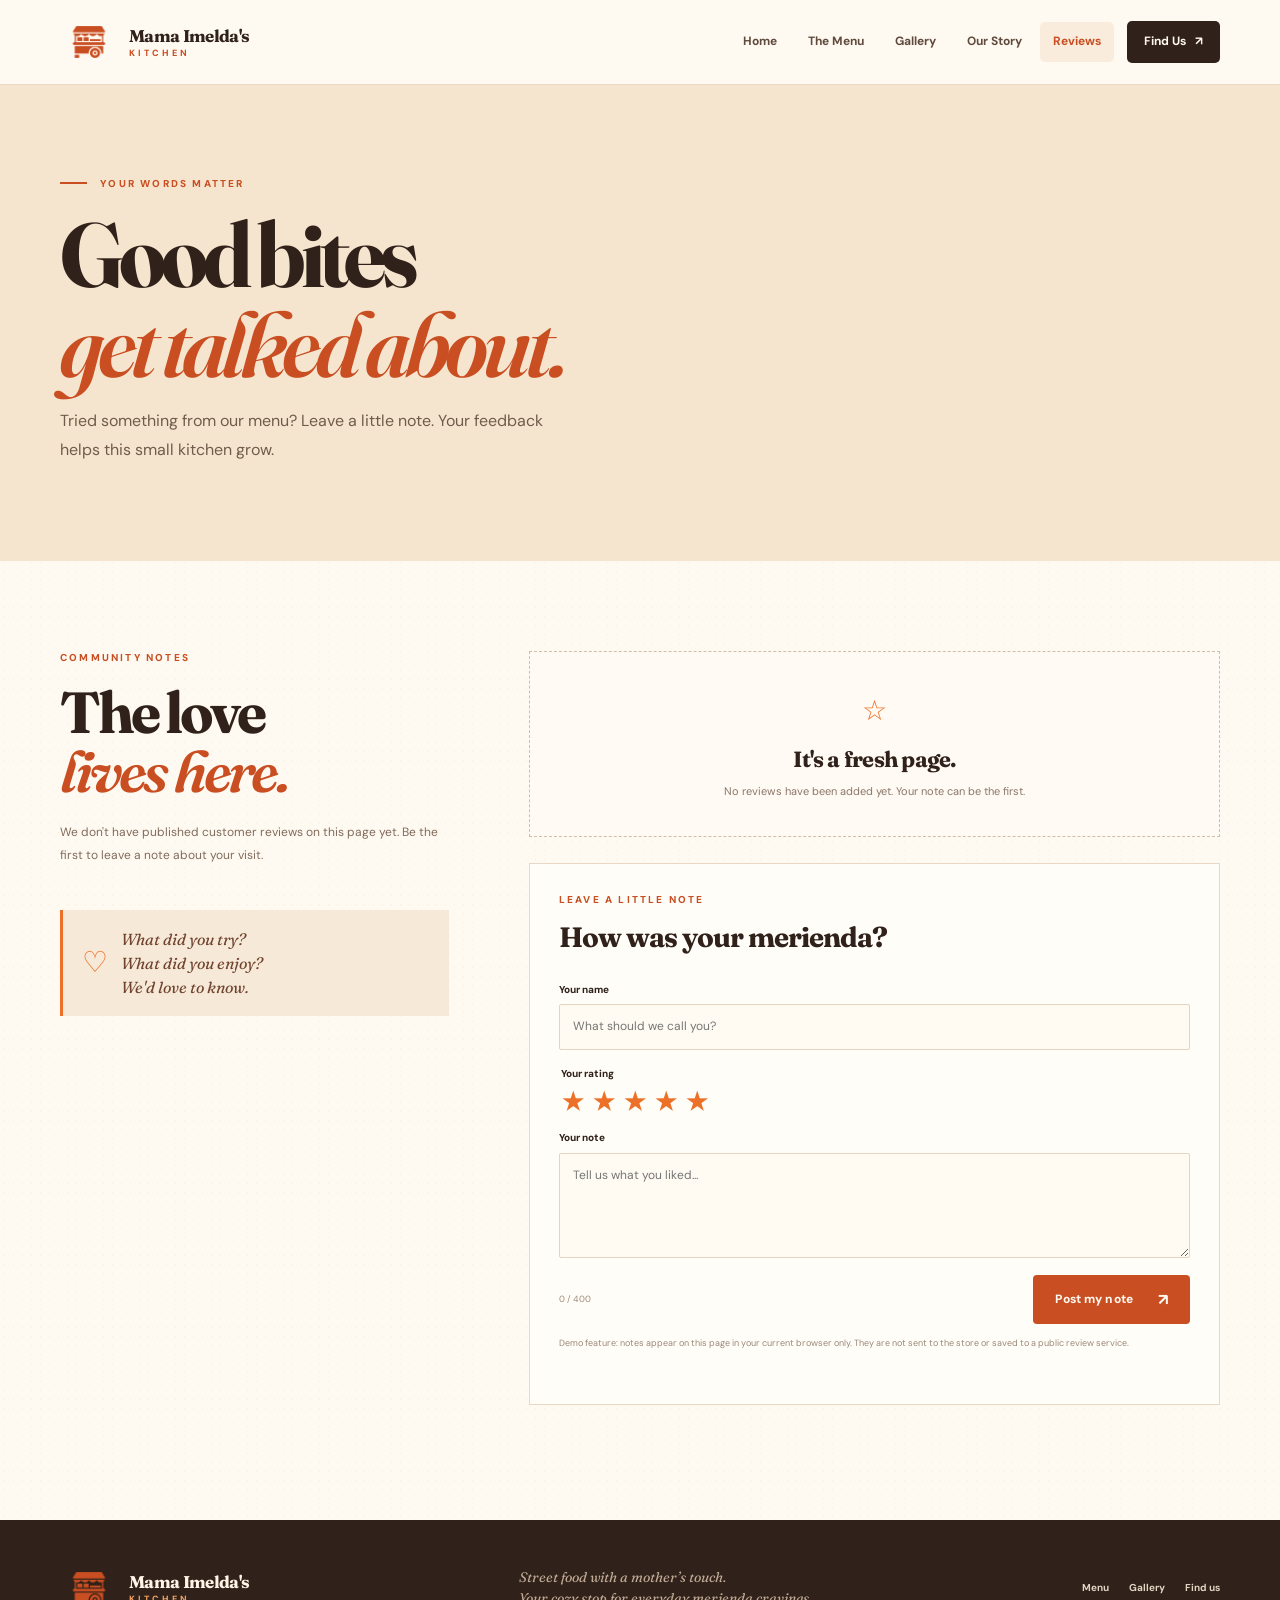
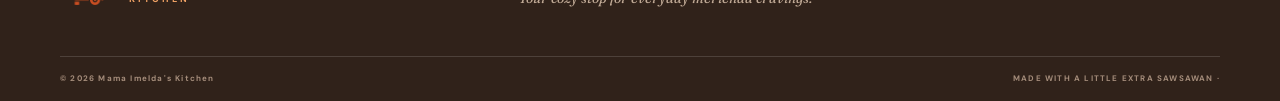
<file: reviews.html>
<!doctype html>
<html lang="en">
  <head>
    <meta charset="utf-8">
    <meta name="viewport" content="width=device-width, initial-scale=1">
    <meta name="description" content="Browse the Mama Imelda's Kitchen menu: fishball, kikiam, squidball, chickenball, tokneneng, and siomai.">
    <meta name="theme-color" content="#ef6f27">
    <title>Reviews | Mama Imelda's Kitchen</title>
    <link rel="icon" type="image/png" href="assets/images/mama-imelda-logo.png">
    <link rel="preconnect" href="https://fonts.googleapis.com">
    <link rel="preconnect" href="https://fonts.gstatic.com" crossorigin>
    <link href="https://fonts.googleapis.com/css2?family=DM+Sans:wght@400;500;600;700;800&family=Fraunces:opsz,wght@9..144,600;9..144,700;9..144,800&display=swap" rel="stylesheet">
    <link rel="stylesheet" href="assets/css/styles.css">
  </head>

  <body data-page="reviews">
    <header class="site-header">
      <div class="container header-inner">
        <a class="brand" href="index.html" aria-label="Mama Imelda's Kitchen home">
          <img
            class="brand-logo"
            src="assets/images/mama-imelda-logo.png"
            alt="Mama Imelda's Kitchen food cart logo"
          >
          <span class="brand-wordmark">
            Mama Imelda's <small>KITCHEN</small>
          </span>
        </a>

        <button class="nav-toggle" type="button" aria-label="Open navigation" aria-expanded="false" aria-controls="primary-nav">
          <span></span><span></span><span></span>
        </button>

        <nav class="primary-nav" id="primary-nav" aria-label="Main navigation">
          <a href="index.html">Home</a>
          <a href="menu.html">The Menu</a>
          <a href="gallery.html">Gallery</a>
          <a href="about.html">Our Story</a>
          <a class="active" href="reviews.html" aria-current="page">Reviews</a>
          <a class="nav-contact" href="contact.html">Find Us <span>↗</span></a>
        </nav>
      </div>
    </header>

    <main id="main">
      <section class="page-hero reviews-page-hero section-pad">
        <div class="container page-hero-inner">
          <div>
            <p class="eyebrow">
              <span class="eyebrow-line"></span>
              YOUR WORDS MATTER
            </p>
            <h1>Good bites<br><em>get talked about.</em></h1>
            <p class="page-intro">Tried something from our menu? Leave a little note. Your feedback helps this small kitchen grow.</p>
          </div>
        </div>
      </section>

      <section class="reviews-section section-pad">
        <div class="container reviews-layout">
          <div class="reviews-intro">
            <p class="eyebrow">COMMUNITY NOTES</p>
            <h2>The love<br><em>lives here.</em></h2>
            <p>We don't have published customer reviews on this page yet. Be the first to leave a note about your visit.</p>
            <div class="review-callout">
              <span>♡</span>
              <p>What did you try?<br>What did you enjoy?<br>We'd love to know.</p>
            </div>
          </div>

          <div class="review-content">
            <div class="review-list" id="review-list">
              <div class="empty-reviews">
                <span class="empty-star">☆</span>
                <h3>It's a fresh page.</h3>
                <p>No reviews have been added yet. Your note can be the first.</p>
              </div>
            </div>

            <form class="review-form" id="review-form" novalidate>
              <div class="form-heading">
                <p class="eyebrow">LEAVE A LITTLE NOTE</p>
                <h3>How was your merienda?</h3>
              </div>

              <label for="review-name">Your name</label>
              <input id="review-name" name="name" type="text" placeholder="What should we call you?" maxlength="40" required>

              <fieldset class="rating-field">
                <legend>Your rating</legend>
                <div class="star-rating" role="radiogroup" aria-label="Choose a rating from one to five stars">
                  <input type="radio" id="rate-5" name="rating" value="5" checked>
                  <label for="rate-5" title="5 stars">★</label>
                  <input type="radio" id="rate-4" name="rating" value="4">
                  <label for="rate-4" title="4 stars">★</label>
                  <input type="radio" id="rate-3" name="rating" value="3">
                  <label for="rate-3" title="3 stars">★</label>
                  <input type="radio" id="rate-2" name="rating" value="2">
                  <label for="rate-2" title="2 stars">★</label>
                  <input type="radio" id="rate-1" name="rating" value="1">
                  <label for="rate-1" title="1 star">★</label>
                </div>
              </fieldset>

              <label for="review-message">Your note</label>
              <textarea id="review-message" name="message" rows="4" maxlength="400" placeholder="Tell us what you liked..." required></textarea>

              <div class="form-meta">
                <span id="review-char-count">0 / 400</span>
                <button class="button button-primary" type="submit">Post my note <span>↗</span></button>
              </div>

              <p class="form-help">Demo feature: notes appear on this page in your current browser only. They are not sent to the store or saved to a public review service.</p>
              <p class="form-status" id="review-status" role="status" aria-live="polite"></p>
            </form>
          </div>
        </div>
      </section>
    </main>

    <!-- Footer -->
    <footer class="site-footer">
      <div class="container footer-main">
        <a class="brand brand-footer" href="index.html">
          <img
            class="brand-logo"
            src="assets/images/mama-imelda-logo.png"
            alt="Mama Imelda's Kitchen food cart logo"
          >
          <span class="brand-wordmark">
            Mama Imelda's <small>KITCHEN</small>
          </span>
        </a>

        <p>
          Street food with a mother’s touch.<br>
          Your cozy stop for everyday merienda cravings.
        </p>

        <div class="footer-links">
          <a href="menu.html">Menu</a>
          <a href="gallery.html">Gallery</a>
          <a href="contact.html">Find us</a>
        </div>
      </div>

      <div class="container footer-bottom">
        <span>© <span class="current-year">2026</span> Mama Imelda's Kitchen</span>
        <span>MADE WITH A LITTLE EXTRA SAWSAWAN ·</span>
      </div>
    </footer>

    <script src="assets/js/main.js" defer></script>
  </body>
</html>
</file>
<file: assets/css/styles.css>
/* ========================================
   1. CSS VARIABLES
======================================== */

:root {
  --orange: #ed7028;
  --orange-deep: #c94e22;
  --orange-soft: #f5a45e;
  --cream: #fff8ec;
  --paper: #fffaf1;
  --ink: #30221a;
  --brown: #70432f;
  --muted: #8b7769;
  --line: #e8d9c7;
  --display: "Fraunces", Georgia, serif;
  --body: "DM Sans", Arial, sans-serif;
  --shadow: 0 18px 48px rgba(91, 50, 27, .12);
}

* { box-sizing: border-box; }

/* ========================================
   2. RESET AND GLOBAL STYLES
======================================== */

html { scroll-behavior: smooth; }

body {

  margin: 0;

  color: var(--ink);

  background-color: var(--paper);

  background-image: radial-gradient(rgba(171, 111, 67, .10) .7px, transparent .7px);

  background-size: 9px 9px;

  font-family: var(--body);

  font-size: 15px;

  line-height: 1.65;

  -webkit-font-smoothing: antialiased;

}

img { display: block; max-width: 100%; }

a { color: inherit; text-decoration: none; }

button, input, textarea { font: inherit; }

button, a { -webkit-tap-highlight-color: transparent; }

button { cursor: pointer; }

::selection { color: #fff; background: var(--orange-deep); }

.container { width: min(1160px, calc(100% - 48px)); margin-inline: auto; }

.section-pad { padding-block: 96px; }

.sr-only { position: absolute; width: 1px; height: 1px; padding: 0; margin: -1px; overflow: hidden; clip: rect(0,0,0,0); white-space: nowrap; border: 0; }

/* ========================================
   3. HEADER AND NAVIGATION
======================================== */

.site-header { position: sticky; z-index: 30; top: 0; background: rgba(255, 250, 241, .94); border-bottom: 1px solid rgba(214, 190, 163, .55); backdrop-filter: blur(14px); }

.header-inner { min-height: 84px; display: flex; justify-content: space-between; align-items: center; gap: 30px; }

.brand { display: inline-flex; align-items: center; gap: 11px; flex-shrink: 0; }

.brand-wordmark { display: flex; flex-direction: column; font: 700 17px/1 var(--display); letter-spacing: -.04em; }

.brand-wordmark small { margin-top: 5px; color: var(--orange-deep); font: 800 9px/1 var(--body); letter-spacing: .34em; }

.primary-nav { display: flex; align-items: center; gap: 5px; }

.primary-nav a { padding: 10px 13px; color: #604a3d; font-size: 12px; font-weight: 700; border-radius: 5px; transition: color .2s, background .2s, transform .2s; }

.primary-nav a:hover, .primary-nav a.active:not(.nav-contact) { color: var(--orange-deep); background: #f9ecdc; }

.primary-nav .nav-contact { margin-left: 8px; padding: 11px 17px; color: #fff8ee; background: var(--ink); }

.primary-nav .nav-contact:hover, .primary-nav .nav-contact.active { color: #fff; background: var(--orange-deep); }

.nav-contact span { margin-left: 6px; }

.nav-toggle { display: none; width: 43px; height: 43px; border: 1px solid var(--line); border-radius: 50%; background: transparent; padding: 12px 10px; }

.nav-toggle span { display: block; height: 2px; margin: 4px 0; background: var(--ink); transition: transform .2s; }

/* ========================================
   4. SHARED TYPOGRAPHY AND BUTTONS
======================================== */

.eyebrow { margin: 0 0 18px; color: var(--orange-deep); font-size: 10px; line-height: 1.4; font-weight: 800; letter-spacing: .22em; }

.eyebrow-line { display: inline-block; width: 27px; height: 2px; margin: 0 9px 3px 0; background: currentColor; }

.eyebrow-light { color: #ffcd9b; }

h1, h2, h3, p { margin-top: 0; }

h1, h2 { font-family: var(--display); font-weight: 700; letter-spacing: -.055em; }

h1 { margin-bottom: 23px; font-size: clamp(55px, 7.2vw, 91px); line-height: .99; }

h1 em, h2 em { color: var(--orange-deep); font-weight: 600; }

h2 { margin-bottom: 20px; font-size: clamp(40px, 5vw, 62px); line-height: 1.02; }

h3 { font-family: var(--display); letter-spacing: -.035em; }

.hero-intro, .page-intro { max-width: 485px; color: #725b4c; font-size: 16px; line-height: 1.8; }

.button { display: inline-flex; min-height: 49px; justify-content: center; align-items: center; gap: 25px; padding: 0 21px; border: 1px solid transparent; border-radius: 4px; font-size: 12px; font-weight: 800; letter-spacing: .01em; transition: background .2s, color .2s, transform .2s, box-shadow .2s; }

.button:hover { transform: translateY(-2px); box-shadow: 0 7px 18px rgba(63, 37, 22, .14); }

.button span { font-size: 16px; line-height: 1; }

.button-primary { color: #fff8ef; background: var(--orange-deep); }

.button-primary:hover { background: #a63d1b; }

.button-outline { color: var(--ink); border-color: #b88e70; background: transparent; }

.button-outline:hover { color: #fff; background: var(--ink); border-color: var(--ink); }

.button-cream { color: var(--ink); background: var(--cream); }

.button-cream:hover { color: #fff; background: var(--ink); }

.button-dark { color: #fff; background: var(--ink); }

.button-small { min-height: 41px; padding-inline: 16px; gap: 12px; font-size: 11px; }

.button-full { width: 100%; }

.text-link { display: inline-flex; align-items: center; gap: 12px; color: var(--ink); font-size: 12px; font-weight: 800; }

.text-link span { color: var(--orange-deep); font-size: 19px; transition: transform .2s; }

.text-link:hover span { transform: translateX(4px); }

/* ========================================
   5. HOME PAGE
======================================== */

.home-hero { position: relative; overflow: hidden; padding-top: 79px; padding-bottom: 116px; background: linear-gradient(116deg, #fff9ed 0%, #fff4e4 55%, #f6dfbd 100%); }

.hero-grid { position: relative; z-index: 1; display: grid; grid-template-columns: 1.03fr .97fr; align-items: center; gap: 68px; }

.hero-copy { padding-block: 22px; }

.hero-copy h1 { max-width: 590px; }

.hero-copy h1 em { position: relative; }

.hero-copy h1 em::after { position: absolute; z-index: -1; content: ""; height: 13px; left: -3px; right: -7px; bottom: 4px; background: #f5c58d; transform: rotate(-2deg); }

.hero-intro { margin-bottom: 30px; }

.hero-actions { display: flex; flex-wrap: wrap; align-items: center; gap: 28px; }

.hero-footnote { display: flex; align-items: center; gap: 13px; margin-top: 54px; color: #8b7464; font-size: 9px; line-height: 1.6; font-weight: 700; letter-spacing: .14em; }

.hero-footnote strong { color: var(--ink); font-size: 11px; letter-spacing: 0; }

.mini-heart { color: var(--orange); font-size: 30px; }

.hero-art-wrap { position: relative; padding: 23px 10px 40px 20px; }

.photo-frame { position: relative; overflow: hidden; margin: 0; border: 10px solid #fffaf1; background: #f1d4ae; box-shadow: var(--shadow); }

.photo-frame::before { position: absolute; z-index: 1; inset: 9px; content: ""; border: 1px solid rgba(255,255,255,.65); pointer-events: none; }

.photo-frame img { width: 100%; height: 100%; object-fit: cover; }

.hero-photo { height: 460px; transform: rotate(2.1deg); }

.hero-photo img { filter: saturate(.92); }

.hero-photo figcaption { position: absolute; z-index: 2; left: 20px; bottom: 20px; display: flex; flex-direction: column; padding: 13px 17px; color: #fff9ef; background: var(--orange-deep); transform: rotate(-1.5deg); box-shadow: 4px 4px 0 rgba(48,34,26,.18); }

.hero-photo figcaption span { font-size: 8px; font-weight: 800; letter-spacing: .18em; }

.hero-photo figcaption strong { font: 700 25px/1.15 var(--display); }

.hero-art-sticker { position: absolute; z-index: 3; top: 16px; right: 23px; width: 106px; height: 106px; display: flex; flex-direction: column; justify-content: center; align-items: center; border: 2px dashed #fff0d9; border-radius: 50%; outline: 5px solid var(--orange); color: #fff8ee; background: var(--orange); font-size: 11px; font-weight: 900; line-height: 1.1; letter-spacing: .11em; text-align: center; transform: rotate(9deg); }

.hero-art-sticker span { font: 20px var(--display); }

.hero-caption { position: absolute; right: 12px; bottom: 1px; display: flex; align-items: center; gap: 9px; color: var(--brown); font: italic 16px var(--display); transform: rotate(-3deg); }

.caption-doodle { color: var(--orange); font-style: normal; font-size: 25px; }

.hero-bottom-mark { position: absolute; left: 0; right: 0; bottom: 0; padding: 9px 0; color: rgba(255,250,241,.78); background: var(--orange-deep); font-size: 10px; font-weight: 800; letter-spacing: .37em; text-align: center; white-space: nowrap; overflow: hidden; }

.quick-menu { padding-top: 110px; padding-bottom: 100px; }

.section-heading { margin-bottom: 44px; }

.split-heading { display: flex; justify-content: space-between; align-items: end; gap: 30px; }

.split-heading h2 { margin-bottom: 0; }

.split-heading > p { max-width: 370px; margin-bottom: 5px; color: var(--muted); font-size: 13px; line-height: 1.85; }

.featured-menu-grid { display: grid; grid-template-columns: 1.4fr 1fr 1fr; gap: 17px; }

.featured-item { position: relative; display: flex; min-height: 295px; overflow: hidden; flex-direction: column; justify-content: space-between; padding: 22px 25px; color: var(--ink); background: #f5e3c9; }

.featured-item-main { color: #fff7ed; background: var(--orange); }

.featured-item-light { background: #f5e9d6; }

.featured-item-dark { color: #fff7ed; background: #4b3528; }

.featured-number { font-size: 9px; font-weight: 800; letter-spacing: .18em; opacity: .75; }

.featured-item-content { position: relative; z-index: 1; }

.item-kicker { color: inherit; font-size: 8px; font-weight: 800; letter-spacing: .18em; opacity: .75; }

.featured-item h3 { margin: 5px 0 4px; font-size: 35px; line-height: 1.05; }

.featured-item p { margin: 0 0 18px; font-size: 11px; opacity: .78; }

.featured-bottom { display: flex; align-items: center; justify-content: space-between; gap: 12px; padding-top: 14px; border-top: 1px solid currentColor; border-color: rgba(255,255,255,.34); }

.featured-item-light .featured-bottom { border-color: rgba(48,34,26,.22); }

.featured-bottom strong { font: 700 27px var(--display); }

.featured-bottom a { font-size: 10px; font-weight: 800; }

.featured-bottom a:hover { text-decoration: underline; text-underline-offset: 4px; }

.item-spark { position: absolute; top: 69px; right: 22px; color: rgba(255,255,255,.18); font-size: 110px; }

.center-cta { margin-top: 36px; text-align: center; }

/* ========================================
   6. SHARED INNER-PAGE HEADERS
======================================== */

.page-hero { position: relative; overflow: hidden; padding-block: 92px 80px; background: #f7e6cf; }

.page-hero::after { position: absolute; right: 8%; top: 4%; color: rgba(237,112,40,.09); font-size: 270px; line-height: 1; transform: rotate(13deg); }

.page-hero-inner { position: relative; z-index: 1; display: flex; justify-content: space-between; align-items: end; gap: 60px; }

.page-hero h1 { margin-bottom: 18px; }

/* ========================================
   7. ABOUT PAGE
======================================== */

.story-section { padding-block: 104px; }

.story-grid { display: grid; grid-template-columns: .95fr 1.05fr; gap: 95px; align-items: center; }

.story-photo { height: 495px; }

.story-photo img { filter: saturate(.8); }

.story-photo figcaption { position: absolute; z-index: 2; right: 18px; bottom: 18px; display: flex; flex-direction: column; padding: 12px 16px; background: var(--cream); box-shadow: 3px 3px 0 var(--orange); }

.story-photo figcaption span { color: var(--orange-deep); font-size: 8px; font-weight: 800; letter-spacing: .16em; }

.story-photo figcaption strong { font: 700 20px var(--display); }

.story-copy h2 { font-size: clamp(42px, 4.8vw, 59px); }

.story-copy > p:not(.eyebrow) { color: #775e4e; font-size: 13px; line-height: 1.95; }

.handwritten-note { display: inline-block; position: relative; margin-top: 19px; padding: 10px 42px 10px 15px; border-bottom: 1px solid #dfa878; color: var(--orange-deep); font: italic 20px/1.25 var(--display); transform: rotate(-2deg); }

.handwritten-note span { position: absolute; right: 3px; top: 13px; font: 26px var(--body); }

.values-section { padding-block: 95px 110px; background: #f5e9d8; }

.values-section .section-heading { margin-bottom: 39px; }

.values-grid { display: grid; grid-template-columns: repeat(3, 1fr); gap: 18px; }

.value-card { position: relative; min-height: 245px; padding: 28px 27px; background: #fffaf2; border-top: 3px solid var(--orange); }

.value-index { color: #bd9f83; font-size: 10px; font-weight: 800; letter-spacing: .15em; }

.value-icon { display: block; margin: 23px 0 9px; color: var(--orange); font-size: 28px; }

.value-card h3 { margin: 0 0 7px; font-size: 23px; }

.value-card p { max-width: 270px; margin: 0; color: var(--muted); font-size: 12px; line-height: 1.8; }

.mission-vision-grid { display:grid; grid-template-columns:repeat(2,minmax(0,1fr)); gap:18px; margin-top:28px; margin-right: 280px; margin-left: 280px;}

.mission-vision-grid article { padding:26px 28px; border:1px solid #e4cdb1; background:#fffaf1; }

.mission-vision-grid h3 { max-width:460px; margin:8px 0 10px; font:700 25px/1.2 var(--display); }

.mission-vision-grid article > p:last-child { max-width:520px; margin:0; color:var(--muted); font-size:12px; line-height:1.8; }

@media (max-width:700px) { .mission-vision-grid { grid-template-columns:1fr; } }

.image-credit { display:block; flex-basis:100%; margin-top:8px; color:rgba(255,255,255,.58); font-size:9px; letter-spacing:.02em; }

.quote-band { padding-block: 75px; color: #fff8ed; background: #4b3528; }

.quote-band-inner { position: relative; text-align: center; }

/* ========================================
   8. MENU PAGE
======================================== */

.menu-hero { position: relative; overflow: hidden; background: #f7e6cf; padding-block: 78px 68px; }

.menu-hero-grid { display: flex; justify-content: space-between; align-items: center; gap: 40px; }

.menu-hero h1 { margin-bottom: 15px; }

.menu-section { padding-block: 68px 100px; }

.menu-toolbar { display: flex; justify-content: space-between; align-items: center; gap: 22px; margin-bottom: 28px; }

.filter-group { display: flex; flex-wrap: wrap; gap: 7px; }

.filter-chip { min-height: 37px; padding: 0 15px; border: 1px solid #dcc8b2; border-radius: 99px; color: #6e5848; background: transparent; font-size: 10px; font-weight: 800; transition: .2s; }

.filter-chip:hover, .filter-chip.active { border-color: var(--orange-deep); color: #fff; background: var(--orange-deep); }

.menu-search { width: min(260px, 100%); display: flex; align-items: center; gap: 8px; padding: 0 12px; border-bottom: 1px solid #bba28a; }

.search-icon { color: var(--orange-deep); font-size: 23px; line-height: 1; }

.menu-search input { width: 100%; height: 39px; border: 0; outline: 0; color: var(--ink); background: transparent; font-size: 11px; }

.menu-search input::placeholder { color: #a48f7c; }

.menu-grid { display: grid; grid-template-columns: repeat(3, 1fr); gap: 20px; }

.menu-card { overflow: hidden; border: 1px solid #ebdcc9; background: #fffaf2; transition: transform .22s, box-shadow .22s; }

.menu-card:hover { transform: translateY(-5px); box-shadow: 0 12px 27px rgba(69,44,27,.10); }

.menu-card[hidden] { display: none !important; }

.menu-card-photo { height: 188px; position: relative; overflow: hidden; background: #efd2ac; }

.menu-card-photo img { width: 100%; height: 100%; object-fit: cover; transition: transform .35s; }

.menu-card:hover .menu-card-photo img { transform: scale(1.04); }

.bestseller-tag { position: absolute; left: 12px; top: 12px; padding: 7px 10px; color: #fff; background: var(--orange-deep); font-size: 8px; font-weight: 900; letter-spacing: .15em; box-shadow: 3px 3px 0 rgba(48,34,26,.15); }

.menu-card-body { padding: 19px 19px 18px; }

.menu-card-top { display: flex; justify-content: space-between; align-items: center; gap: 12px; }

.menu-card-top .item-kicker { color: #9b7a5e; }

.menu-price { color: var(--orange-deep); font: 700 25px var(--display); white-space: nowrap; }

.menu-card h2 { margin: 2px 0 4px; font-size: 28px; line-height: 1.1; }

.menu-card p { min-height: 22px; margin: 0 0 18px; color: #8a7666; font-size: 11px; }

.add-button { width: 100%; display: flex; justify-content: space-between; align-items: center; padding: 11px 13px; border: 1px solid #ddc4a8; color: var(--ink); background: transparent; font-size: 10px; font-weight: 800; text-align: left; transition: .2s; }

.add-button span { color: var(--orange-deep); font-size: 17px; line-height: .8; }

.add-button:hover { color: #fff; border-color: var(--orange-deep); background: var(--orange-deep); }

.add-button:hover span { color: #fff; }

.menu-note { margin: 30px 0 0; color: #8d796a; font-size: 10px; text-align: center; }

.menu-note span { margin-right: 6px; color: var(--orange); }

.no-results { padding: 42px 10px; color: var(--muted); font: italic 20px var(--display); text-align: center; }

.menu-bottom-band { padding-block: 68px; color: #fff8ed; background: var(--orange-deep); }

.menu-bottom-inner { display: flex; justify-content: space-between; align-items: end; gap: 25px; }

.menu-bottom-inner h2 { margin: 0; font-size: clamp(44px, 5.2vw, 63px); }

.menu-bottom-inner h2 em { color: #ffd2a1; }

/* ========================================
   9. ORDER TRAY
======================================== */

.order-nudge { position: fixed; z-index: 45; left: 50%; bottom: 18px; width: min(620px, calc(100% - 28px)); display: flex; justify-content: space-between; align-items: center; gap: 17px; padding: 11px 13px 11px 17px; border: 1px solid rgba(255,255,255,.22); border-radius: 7px; color: #fff8ed; background: var(--ink); box-shadow: 0 10px 35px rgba(40,26,17,.3); transform: translateX(-50%); }

.order-nudge[hidden] { display: none !important; }

.order-nudge > div { display: flex; align-items: center; gap: 10px; font-size: 10px; font-weight: 700; }

.order-nudge-count { width: 25px; height: 25px; display: grid; place-items: center; border-radius: 50%; color: #fff; background: var(--orange); font-size: 11px; }

.order-nudge > strong { margin-left: auto; font: 700 21px var(--display); }

body.drawer-active { overflow: hidden; }

.order-drawer { position: fixed; z-index: 60; inset: 0; visibility: hidden; pointer-events: none; }

.order-drawer.is-open { visibility: visible; pointer-events: auto; }

.drawer-scrim { position: absolute; inset: 0; width: 100%; border: 0; background: rgba(39,27,20,.52); opacity: 0; transition: opacity .25s; }

.order-drawer.is-open .drawer-scrim { opacity: 1; }

.drawer-panel { position: absolute; top: 0; right: 0; bottom: 0; width: min(440px, 100%); display: flex; flex-direction: column; padding: 31px; background: var(--paper); box-shadow: -14px 0 45px rgba(0,0,0,.18); transform: translateX(105%); transition: transform .3s ease; }

.order-drawer.is-open .drawer-panel { transform: translateX(0); }

.drawer-head { display: flex; justify-content: space-between; align-items: start; padding-bottom: 21px; border-bottom: 1px solid var(--line); }

.drawer-head .eyebrow { margin-bottom: 5px; }

.drawer-head h2 { margin: 0; font-size: 35px; }

.drawer-close { width: 35px; height: 35px; border: 1px solid var(--line); border-radius: 50%; color: var(--ink); background: transparent; font-size: 24px; line-height: 1; }

.drawer-items { flex: 1; overflow-y: auto; padding-block: 13px; }

.drawer-empty { padding: 35px 12px; color: var(--muted); font: italic 17px/1.6 var(--display); text-align: center; }

.order-line { display: grid; grid-template-columns: 1fr auto; gap: 10px; padding: 15px 0; border-bottom: 1px solid var(--line); }

.order-line-name { font: 700 18px var(--display); }

.order-line-price { color: var(--orange-deep); font-size: 12px; font-weight: 800; }

.order-line-controls { display: flex; align-items: center; gap: 9px; margin-top: 7px; }

.order-line-controls button { width: 24px; height: 24px; border: 1px solid #d9c4af; border-radius: 50%; color: var(--ink); background: transparent; font-size: 13px; }

.order-line-controls .remove-line { width: auto; height: auto; margin-left: 5px; border: 0; border-radius: 0; color: var(--orange-deep); font-size: 10px; font-weight: 700; }

.drawer-total { display: flex; justify-content: space-between; align-items: center; padding: 17px 0; border-top: 1px solid var(--line); font-size: 12px; font-weight: 700; }

.drawer-total strong { font: 700 27px var(--display); }

.drawer-disclaimer { margin: 0 0 17px; color: #8b7769; font-size: 10px; line-height: 1.6; }

/* ========================================
   10. GALLERY PAGE
======================================== */

.gallery-page-hero { background: #f6e5ce; }

.gallery-section { padding-block: 80px 100px; }

.gallery-intro-row { display: flex; justify-content: space-between; align-items: end; gap: 25px; margin-bottom: 37px; }

.gallery-intro-row h2 { margin: 0; }

.gallery-intro-row > p { max-width: 405px; margin-bottom: 5px; color: var(--muted); font-size: 12px; line-height: 1.9; }

.gallery-grid { display: grid; grid-template-columns: repeat(3, 1fr); align-items: start; gap: 24px 20px; }

.gallery-card { margin: 0; }

.gallery-photo { height: 220px; overflow: hidden; border: 7px solid #fffaf1; background: #f0d2ab; box-shadow: 0 7px 20px rgba(84,53,30,.08); }

.gallery-card-tall .gallery-photo { height: 300px; }

.gallery-card:nth-child(3n + 2) { margin-top: 40px; }

.gallery-card:nth-child(3n + 2) .gallery-photo { transform: rotate(1.3deg); }

.gallery-card:nth-child(3n) .gallery-photo { transform: rotate(-1deg); }

.gallery-photo img { width: 100%; height: 100%; object-fit: cover; transition: transform .35s; }

.gallery-card:hover .gallery-photo img { transform: scale(1.04); }

.gallery-card figcaption { display: flex; flex-direction: column; gap: 3px; padding: 13px 4px 0; }

.gallery-card figcaption span { color: var(--orange-deep); font-size: 8px; font-weight: 800; letter-spacing: .18em; }

.gallery-card figcaption strong { font: 700 19px var(--display); }

/* ========================================
   11. REVIEWS PAGE
======================================== */

.reviews-page-hero { background: #f6e5ce; }

.reviews-section { padding-block: 90px 115px; }

.reviews-layout { display: grid; grid-template-columns: .72fr 1.28fr; gap: 80px; align-items: start; }

.reviews-intro h2 { font-size: clamp(43px, 4.7vw, 58px); }

.reviews-intro > p:not(.eyebrow) { color: #806b5b; font-size: 12px; line-height: 1.9; }

.review-callout { display: flex; align-items: center; gap: 13px; margin-top: 43px; padding: 17px 19px; border-left: 3px solid var(--orange); background: #f6e9d7; }

.review-callout span { color: var(--orange); font-size: 29px; }

.review-callout p { margin: 0; color: var(--brown); font: italic 16px/1.5 var(--display); }

.review-content { min-width: 0; }

.empty-reviews { padding: 36px 25px; border: 1px dashed #d5bda2; text-align: center; background: #fffaf3; }

.empty-star { color: var(--orange); font-size: 28px; }

.empty-reviews h3 { margin: 7px 0 5px; font-size: 22px; }

.empty-reviews p { margin: 0; color: var(--muted); font-size: 11px; }

.review-entry { padding: 20px 22px; margin-bottom: 13px; background: #fffaf3; border-left: 3px solid var(--orange); }

.review-entry-head { display: flex; justify-content: space-between; align-items: center; gap: 12px; }

.review-entry-name { font: 700 18px var(--display); }

.review-entry-stars { color: var(--orange-deep); font-size: 12px; letter-spacing: .09em; }

.review-entry-date { color: #a28c78; font-size: 9px; }

.review-entry p { margin: 11px 0 0; color: #765f4e; font-size: 12px; line-height: 1.75; overflow-wrap: anywhere; }

.review-form { margin-top: 26px; padding: 29px; border: 1px solid #e8d8c5; background: #fffdf8; }

.form-heading { margin-bottom: 21px; }

.form-heading .eyebrow { margin-bottom: 7px; }

.form-heading h3 { margin: 0; font-size: 28px; }

.review-form label, .contact-form label { display: block; margin: 15px 0 6px; color: var(--ink); font-size: 10px; font-weight: 800; }

.review-form input[type="text"], .review-form textarea, .contact-form input, .contact-form textarea { width: 100%; display: block; padding: 12px 13px; border: 1px solid #e4d4c0; border-radius: 2px; outline: none; color: var(--ink); background: #fffaf2; font-size: 12px; resize: vertical; transition: border .2s, box-shadow .2s; }

.review-form input:focus, .review-form textarea:focus, .contact-form input:focus, .contact-form textarea:focus { border-color: var(--orange); box-shadow: 0 0 0 3px rgba(237,112,40,.11); }

.rating-field { margin: 16px 0 4px; padding: 0; border: 0; }

.rating-field legend { margin-bottom: 7px; color: var(--ink); font-size: 10px; font-weight: 800; }

.star-rating { display: flex; flex-direction: row-reverse; justify-content: flex-end; gap: 3px; }

.star-rating input { position: absolute; opacity: 0; pointer-events: none; }

.star-rating label { margin: 0; padding: 1px 3px; color: #d8c4ae; cursor: pointer; font-size: 24px; line-height: 1; }

.star-rating label:hover, .star-rating label:hover ~ label, .star-rating input:checked ~ label { color: var(--orange); }

.star-rating input:focus-visible + label { outline: 2px solid var(--orange); outline-offset: 3px; }

.form-meta { display: flex; justify-content: space-between; align-items: center; gap: 15px; margin-top: 17px; }

.form-meta > span { color: #a18c79; font-size: 9px; }

.form-help { margin: 12px 0 0; color: #9b8877; font-size: 9px; line-height: 1.6; }

.form-status { min-height: 17px; margin: 8px 0 0; color: var(--orange-deep); font-size: 10px; font-weight: 700; }

/* ========================================
   12. CONTACT PAGE
======================================== */

.contact-page-hero { background: #f6e5ce; }

.contact-section { padding-block: 96px 108px; }

.contact-grid { display: grid; grid-template-columns: .95fr 1.05fr; gap: 75px; align-items: start; }

.contact-details h2 { margin-bottom: 35px; }

.contact-detail-card { display: grid; grid-template-columns: 43px 1fr; gap: 15px; padding: 19px 0; border-top: 1px solid #e6d6c3; }

.detail-icon { width: 37px; height: 37px; display: grid; place-items: center; border-radius: 50%; color: var(--orange-deep); background: #f6e6d0; font-size: 19px; }

.detail-label { display: block; margin-bottom: 3px; color: #9b7a5e; font-size: 8px; font-weight: 900; letter-spacing: .18em; }

.contact-detail-card strong { display: block; font: 700 18px var(--display); }

.contact-detail-card p { margin: 3px 0 4px; color: #8a7666; font-size: 11px; line-height: 1.65; }

.inline-link { color: var(--orange-deep); font-size: 10px; font-weight: 800; text-decoration: underline; text-underline-offset: 3px; }

.contact-form-wrap { padding: 34px 35px; color: #fff8ed; background: var(--orange-deep); box-shadow: 12px 12px 0 #f1d6b5; }

.contact-form-heading .eyebrow { margin-bottom: 9px; }

.contact-form-heading h2 { margin-bottom: 10px; font-size: 43px; }

.contact-form-heading h2 em { color: #ffd1a3; }

.contact-form-heading > p:last-child { margin-bottom: 22px; color: rgba(255,248,237,.75); font-size: 11px; }

.contact-form label { margin-top: 14px; color: #fff4e4; }

.contact-form label span { font-weight: 400; opacity: .7; }

.contact-form input, .contact-form textarea { color: #fff8ed; border-color: rgba(255,255,255,.28); background: rgba(100,35,12,.15); }

.contact-form input::placeholder, .contact-form textarea::placeholder { color: rgba(255,242,225,.57); }

.contact-form input:focus, .contact-form textarea:focus { border-color: #ffe0b8; box-shadow: 0 0 0 3px rgba(255,244,224,.12); }

.contact-form .button { margin-top: 18px; }

.contact-form-help { margin: 12px 0 0; color: rgba(255,247,235,.67); font-size: 9px; line-height: 1.6; }

.form-status-light { color: #ffe0a9; }

.map-note-section { padding-block: 55px; background: #f5e9d8; }

.map-note-inner { display: grid; grid-template-columns: 90px 1fr auto; gap: 30px; align-items: center; }

.map-pin-art { width: 76px; height: 76px; display: grid; place-items: center; border: 1px dashed var(--orange-deep); border-radius: 50%; color: var(--orange-deep); font-size: 42px; transform: rotate(-10deg); }

.map-note-inner .eyebrow { margin-bottom: 8px; }

.map-note-inner h2 { margin-bottom: 8px; font-size: 34px; }

.map-note-inner h2 em { color: var(--orange-deep); }

.map-note-inner p:not(.eyebrow) { max-width: 490px; margin: 0; color: #806b5b; font-size: 11px; line-height: 1.7; }

/* ========================================
   13. FOOTER
======================================== */

.site-footer { color: #fff4e5; background: #30221a; }

.footer-main { display: flex; justify-content: space-between; align-items: center; gap: 30px; padding-block: 39px; }

.brand-footer .brand-wordmark { color: #fff4e5; }

.brand-footer .brand-wordmark small { color: #efa164; }

.footer-main > p { margin: 0; color: #c0aa96; font: italic 14px/1.55 var(--display); }

.footer-links { display: flex; gap: 20px; }

.footer-links a { color: #e4d4c4; font-size: 10px; font-weight: 700; }

.footer-links a:hover { color: #f4a15f; }

.footer-bottom { display: flex; justify-content: space-between; gap: 20px; padding-block: 15px; border-top: 1px solid rgba(255,255,255,.14); color: #a58d7b; font-size: 8px; font-weight: 700; letter-spacing: .15em; }

/* ========================================
   14. RESPONSIVE STYLES
======================================== */

@media (max-width: 980px) {

  .container { width: min(100% - 40px, 760px); }

  .header-inner { min-height: 74px; }

  .nav-toggle { display: block; }

  .primary-nav { position: absolute; top: calc(100% + 1px); left: 0; right: 0; display: none; flex-direction: column; align-items: stretch; gap: 0; padding: 10px 20px 19px; border-bottom: 1px solid var(--line); background: var(--paper); box-shadow: 0 16px 23px rgba(54,34,20,.08); }

  .primary-nav.is-open { display: flex; }

  .primary-nav a { padding: 12px 10px; }

  .primary-nav .nav-contact { margin: 7px 0 0; text-align: center; }

  .hero-grid { gap: 35px; }

  .hero-photo { height: 390px; }

  .hero-art-sticker { right: -7px; }

  .story-grid { gap: 50px; }

  .menu-grid { grid-template-columns: repeat(2, 1fr); }

  .reviews-layout { gap: 42px; }

  .contact-grid { gap: 40px; }

}

@media (max-width: 700px) {

  body { font-size: 14px; }

  .container { width: min(100% - 34px, 540px); }

  .section-pad { padding-block: 68px; }

  .brand-wordmark { font-size: 16px; }

  .header-inner { min-height: 69px; }

  h1 { font-size: clamp(51px, 13vw, 72px); }

  h2 { font-size: clamp(38px, 10vw, 53px); }

  .home-hero { padding-top: 57px; padding-bottom: 95px; }

  .hero-grid { grid-template-columns: 1fr; gap: 33px; }

  .hero-copy { padding: 0; }

  .hero-intro, .page-intro { font-size: 14px; }

  .hero-footnote { margin-top: 29px; }

  .hero-art-wrap { width: min(100% - 6px, 440px); margin: 0 auto; padding: 12px 9px 30px 8px; }

  .hero-photo { height: 315px; }

  .hero-art-sticker { width: 83px; height: 83px; top: -12px; right: -8px; font-size: 9px; outline-width: 3px; }

  .hero-caption { right: 0; bottom: -1px; font-size: 14px; }

  .hero-bottom-mark { font-size: 8px; letter-spacing: .24em; }

  .split-heading, .gallery-intro-row { display: block; }

  .split-heading > p, .gallery-intro-row > p { margin-top: 18px; }

  .featured-menu-grid { grid-template-columns: 1fr; gap: 12px; }

  .featured-item { min-height: 240px; }

  .featured-item-main { min-height: 270px; }

  .visit-band-inner { grid-template-columns: 65px 1fr; gap: 20px; }

  .visit-band-action { grid-column: 2; }

  .visit-band-action p { margin-bottom: 13px; }

  .page-hero { padding-block: 66px 54px; }

  .page-hero-inner { display: block; }

  .story-grid { grid-template-columns: 1fr; gap: 42px; }

  .story-photo { height: 340px; }

  .story-copy h2 { font-size: 45px; }

  .values-grid { grid-template-columns: 1fr; gap: 10px; }

  .value-card { min-height: 200px; }

  .quote-band { padding-block: 57px; }

  .menu-hero { padding-block: 65px 56px; }

  .menu-hero-grid { align-items: center; gap: 10px; }

  .menu-toolbar { display: block; }

  .menu-search { width: 100%; margin-top: 18px; }

  .filter-chip { padding-inline: 12px; font-size: 9px; }

  .menu-grid { grid-template-columns: 1fr; gap: 15px; }

  .menu-card { display: grid; grid-template-columns: 38% 62%; }

  .menu-card-photo { height: auto; min-height: 190px; }

  .menu-card-body { display: flex; flex-direction: column; justify-content: center; padding: 14px; }

  .menu-card h2 { font-size: 24px; }

  .menu-card p { min-height: 0; margin-bottom: 12px; font-size: 10px; }

  .menu-price { font-size: 22px; }

  .menu-card-top .item-kicker { font-size: 7px; }

  .add-button { padding: 8px 9px; font-size: 9px; }

  .bestseller-tag { left: 5px; top: 7px; padding: 5px 6px; font-size: 6px; }

  .menu-bottom-inner { display: block; }

  .menu-bottom-inner .button { margin-top: 25px; }

  .order-nudge { bottom: 8px; gap: 8px; padding: 9px; }

  .order-nudge > div { gap: 6px; font-size: 9px; }

  .order-nudge > strong { font-size: 18px; }

  .drawer-panel { padding: 23px 20px; }

  .gallery-grid { grid-template-columns: repeat(2, 1fr); gap: 25px 12px; }

  .gallery-card:nth-child(3n + 2) { margin-top: 0; }

  .gallery-card:nth-child(3n + 2) .gallery-photo, .gallery-card:nth-child(3n) .gallery-photo { transform: none; }

  .gallery-photo, .gallery-card-tall .gallery-photo { height: 175px; border-width: 5px; }

  .gallery-card figcaption strong { font-size: 16px; }

  .gallery-card figcaption span { font-size: 7px; }

  .gallery-tip { margin-top: 42px; padding: 16px; }

  .review-stamp-wrap { width: 100%; height: auto; margin-top: 20px; }

  .review-stamp { width: 115px; height: 115px; font-size: 14px; }

  .review-stamp span { font-size: 11px; }

  .reviews-layout { grid-template-columns: 1fr; gap: 35px; }

  .review-callout { margin-top: 25px; }

  .review-form { padding: 21px 17px; }

  .form-heading h3 { font-size: 25px; }

  .form-meta { align-items: flex-end; }

  .contact-grid { grid-template-columns: 1fr; gap: 45px; }

  .contact-details h2 { margin-bottom: 23px; }

  .contact-form-wrap { padding: 27px 20px; box-shadow: 7px 7px 0 #f1d6b5; }

  .contact-form-heading h2 { font-size: 39px; }

  .map-note-inner { grid-template-columns: 55px 1fr; gap: 15px; }

  .map-pin-art { width: 52px; height: 52px; font-size: 29px; }

  .map-note-inner h2 { font-size: 29px; }

  .map-note-inner .button { grid-column: 2; justify-self: start; margin-top: 5px; }

  .footer-main { flex-wrap: wrap; align-items: flex-start; gap: 22px 30px; padding-block: 33px; }

  .footer-main > p { width: calc(100% - 175px); font-size: 12px; }

  .footer-links { width: 100%; padding-top: 16px; border-top: 1px solid rgba(255,255,255,.13); }

  .footer-bottom { flex-direction: column; gap: 5px; font-size: 7px; }

}

@media (prefers-reduced-motion: reduce) {

  html { scroll-behavior: auto; }

  *, *::before, *::after { transition-duration: .01ms !important; animation-duration: .01ms !important; animation-iteration-count: 1 !important; }

}

/* ========================================
   15. FINAL ASSET AND GALLERY OVERRIDES
   Kept after responsive rules to preserve the original cascade.
======================================== */

/* Home page image assets */

.brand-logo { width: 58px; height: 58px; display: block; object-fit: contain; }

.hero-photo { height: auto; overflow: visible; border: 0; background: transparent; box-shadow: none; transform: none; }

.hero-photo::before { display: none; }

.hero-photo img { width: 100%; height: auto; display: block; object-fit: contain; filter: drop-shadow(0 12px 12px rgba(66,37,19,.18)) drop-shadow(0 28px 22px rgba(66,37,19,.22)) drop-shadow(0 45px 35px rgba(66,37,19,.12)); }

/* ========================================

   UPDATED GALLERY PAGE

======================================== */

/* Gallery hero image */

.page-hero-photo {

  width: min(360px, 40%);

  flex: 0 0 360px;

  position: relative;

  z-index: 1;

  transform: rotate(2deg);

}

.page-hero-photo img {

  width: 100%;

  height: 280px;

  object-fit: cover;

  border: 9px solid #fffaf1;

  background: #f0d2ab;

  box-shadow: 0 12px 28px rgba(84, 53, 30, .16);

}

.page-hero-photo p {color: #8a7666}

/* Clickable gallery photos */

.gallery-photo.gallery-open {

  position: relative;

  display: block;

  width: 100%;

  padding: 0;

  border: 7px solid #fffaf1;

  border-radius: 0;

  color: inherit;

  background: #f0d2ab;

  box-shadow: 0 7px 20px rgba(84, 53, 30, .08);

  text-align: left;

  cursor: zoom-in;

  -webkit-appearance: none;

  appearance: none;

}

.gallery-photo.gallery-open img {

  display: block;

  width: 100%;

  height: 100%;

  object-fit: cover;

  transition: transform .35s ease;

}

.gallery-open:hover img {

  transform: scale(1.05);

}

/* Zoom icon */

.gallery-zoom {

  position: absolute;

  right: 12px;

  bottom: 12px;

  width: 34px;

  height: 34px;

  display: grid;

  place-items: center;

  border: 1px solid rgba(255, 255, 255, .7);

  border-radius: 50%;

  color: #fff;

  background: rgba(48, 34, 26, .75);

  font-size: 22px;

  line-height: 1;

  opacity: 0;

  transform: scale(.85);

  transition: opacity .2s ease, transform .2s ease;

}

.gallery-open:hover .gallery-zoom,

.gallery-open:focus-visible .gallery-zoom {

  opacity: 1;

  transform: scale(1);

}

.gallery-open:focus-visible {

  outline: 3px solid var(--orange-deep);

  outline-offset: 4px;

}

/* ========================================

   GALLERY LIGHTBOX

======================================== */

.lightbox {

  position: fixed;

  z-index: 100;

  inset: 0;

  display: flex;

  justify-content: center;

  align-items: center;

  gap: 25px;

  padding: 55px 70px;

  background: rgba(30, 21, 16, .94);

  visibility: hidden;

  opacity: 0;

  pointer-events: none;

  transition: opacity .25s ease, visibility .25s ease;

}

.lightbox.is-open {

  visibility: visible;

  opacity: 1;

  pointer-events: auto;

}

.lightbox figure {

  max-width: min(850px, 75vw);

  max-height: 85vh;

  display: flex;

  flex-direction: column;

  align-items: center;

  margin: 0;

}

.lightbox figure img {

  display: block;

  max-width: 100%;

  max-height: 75vh;

  width: auto;

  height: auto;

  object-fit: contain;

  border: 8px solid #fffaf1;

  background: #f0d2ab;

  box-shadow: 0 15px 45px rgba(0, 0, 0, .3);

}

.lightbox figure figcaption {

  margin-top: 15px;

  color: #fff4e5;

  font: 600 17px var(--display);

  text-align: center;

}

/* Lightbox controls */

.lightbox button {

  display: grid;

  place-items: center;

  flex-shrink: 0;

  border: 1px solid rgba(255, 255, 255, .35);

  border-radius: 50%;

  color: #fff8ed;

  background: rgba(255, 255, 255, .08);

  transition: color .2s ease, background .2s ease;

}

.lightbox button:hover {

  color: var(--ink);

  background: var(--cream);

}

.lightbox-close {

  position: absolute;

  top: 22px;

  right: 25px;

  width: 43px;

  height: 43px;

  font-size: 29px;

  line-height: 1;

}

.lightbox-prev,

.lightbox-next {

  width: 48px;

  height: 48px;

  font-size: 34px;

  line-height: 1;

}

.lightbox button:focus-visible {

  outline: 3px solid var(--orange-soft);

  outline-offset: 4px;

}

/* ========================================

   GALLERY RESPONSIVE STYLES

======================================== */

@media (max-width: 700px) {

  .page-hero-photo {

    width: min(100%, 420px);

    margin: 30px auto 0;

    transform: rotate(1deg);

  }

  .page-hero-photo img {

    height: 230px;

    border-width: 6px;

  }

  .gallery-photo.gallery-open {

    border-width: 5px;

  }

  .gallery-zoom {

    width: 29px;

    height: 29px;

    right: 7px;

    bottom: 7px;

    font-size: 19px;

    opacity: 1;

    transform: none;

  }

  .lightbox {

    gap: 9px;

    padding: 65px 12px 35px;

  }

  .lightbox figure {

    max-width: calc(100% - 80px);

    max-height: 80vh;

  }

  .lightbox figure img {

    max-height: 65vh;

    border-width: 5px;

  }

  .lightbox figure figcaption {

    font-size: 14px;

  }

  .lightbox-prev,

  .lightbox-next {

    width: 35px;

    height: 35px;

    font-size: 26px;

  }

  .lightbox-close {

    top: 15px;

    right: 15px;

    width: 38px;

    height: 38px;

  }

}

@media (prefers-reduced-motion: reduce) {

  .lightbox,

  .gallery-photo img,

  .gallery-zoom {

    transition: none;

  }

}
</file>
